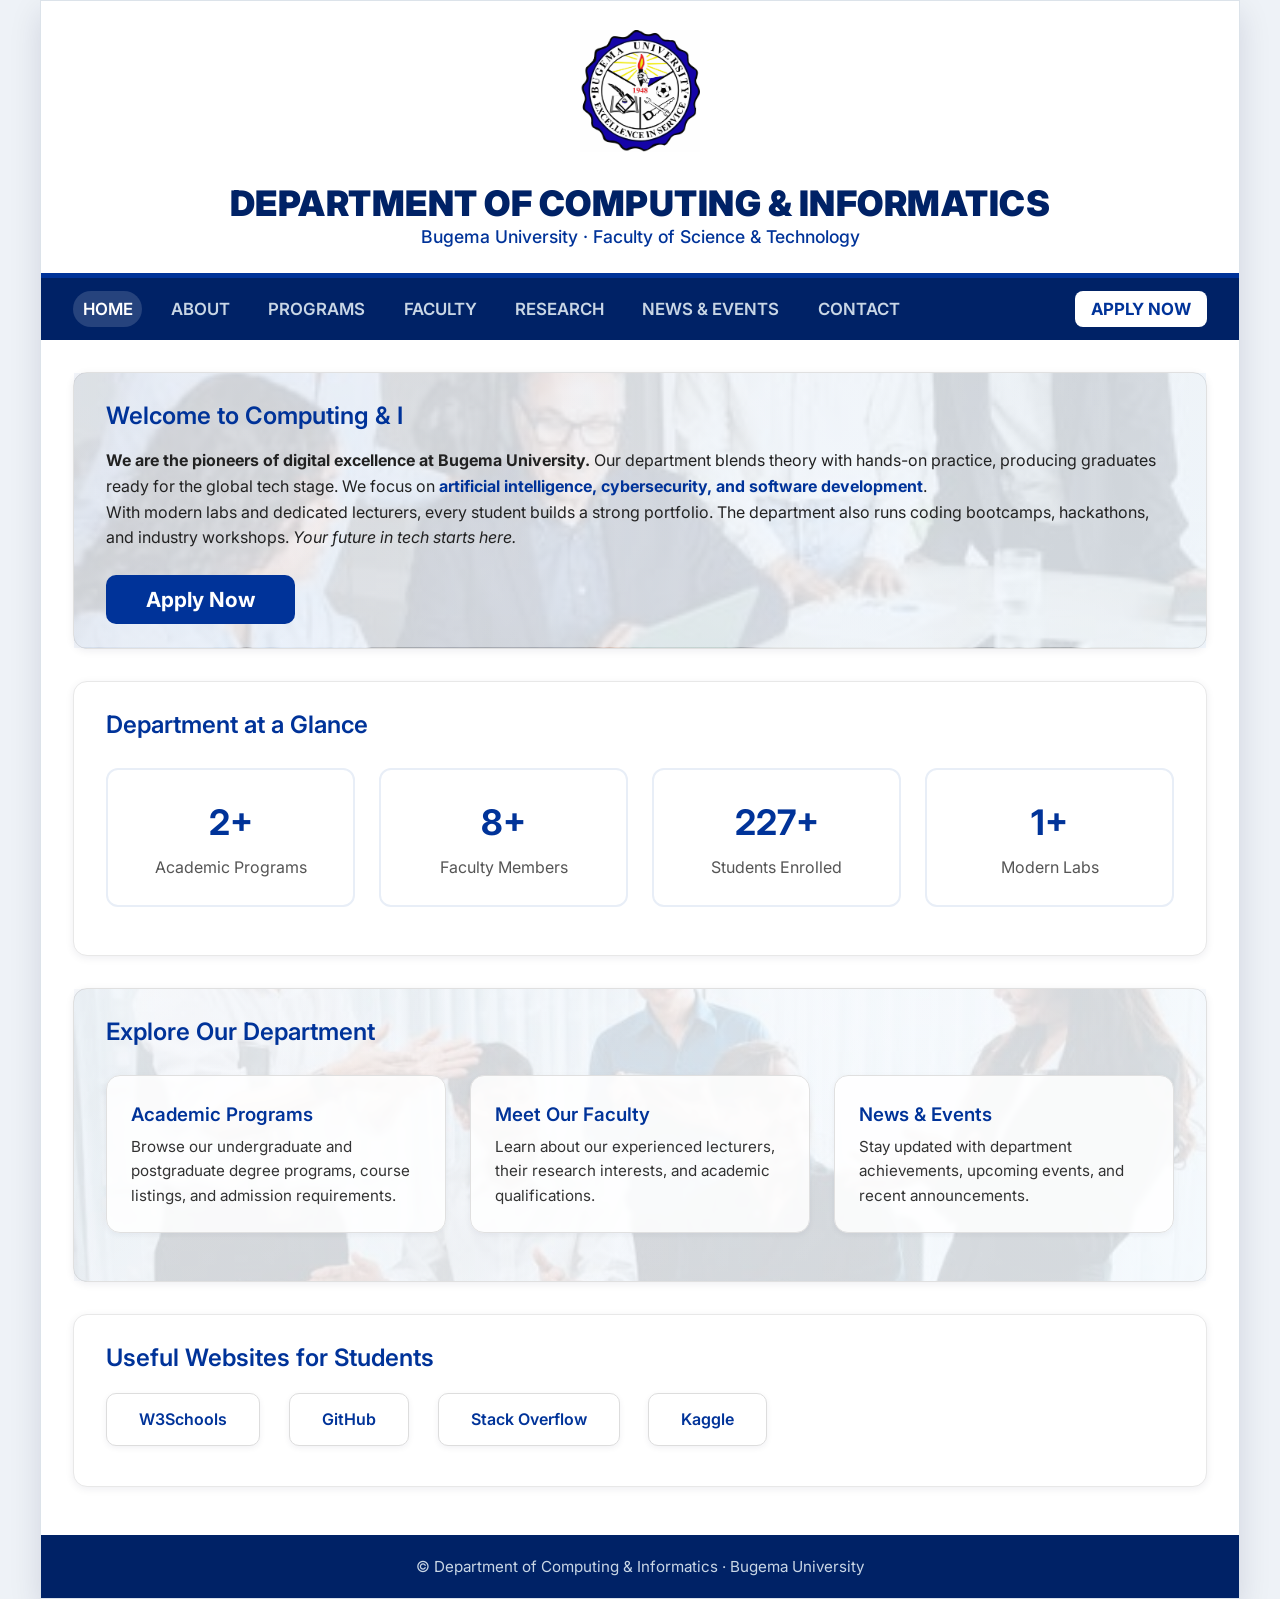
<file: index.html>
<!DOCTYPE html>
<html lang="en">

<head>
    <meta charset="UTF-8">
    <meta name="viewport" content="width=device-width, initial-scale=1.0">
    <title>Bugema Univ. | Computing & Informatics</title>
    <link rel="preconnect" href="https://fonts.googleapis.com">
    <link rel="preconnect" href="https://fonts.gstatic.com" crossorigin>
    <link href="https://fonts.googleapis.com/css2?family=Inter:wght@400;500;600;700;800;900&display=swap" rel="stylesheet">
    <link rel="stylesheet" href="css/styles.css">
</head>

<body>
    <a href="#main-content" class="skip-link">Skip to main content</a>

    <div class="container">

        <!-- header -->
        <header class="header">
            <div class="logo-place"><img src="images/Picture1.jpg" alt="Bugema University Logo" width="120"></div>
            <div>
                <div class="dept-title">DEPARTMENT OF COMPUTING & INFORMATICS</div>
                <div class="dept-sub">Bugema University · Faculty of Science & Technology</div>
            </div>
        </header>

        <!-- mobile menu button -->
        <button class="hamburger" aria-label="Toggle navigation menu" aria-expanded="false">MENU</button>

        <!-- navigation -->
        <nav class="nav-bar" aria-label="Main navigation">
            <a href="index.html">HOME</a>
            <a href="about.html">ABOUT</a>
            <a href="programs.html">PROGRAMS</a>
            <a href="faculty.html">FACULTY</a>
            <a href="research.html">RESEARCH</a>
            <a href="news.html">NEWS & EVENTS</a>
            <a href="contact.html">CONTACT</a>
            <a href="apply.html" class="nav-apply">APPLY NOW</a>
        </nav>

        <!-- main content -->
        <main class="main-content" id="main-content">

            <!-- welcome -->
            <section class="card welcome-section">
                <h1>Welcome to Computing & Informatics</h1>
                <p><strong>We are the pioneers of digital excellence at Bugema University.</strong> Our department
                    blends theory with hands-on practice, producing graduates ready for the global tech stage. We focus
                    on <span style="color:#003399; font-weight:bold;">artificial intelligence, cybersecurity, and
                        software development</span>.</p>
                <p>With modern labs and dedicated lecturers, every student builds a strong portfolio. The department
                    also runs coding bootcamps, hackathons, and industry workshops. <em>Your future in tech starts
                        here.</em></p>
                <div style="margin-top:1.5rem;">
                    <a href="apply.html" style="text-decoration:none;">
                        <button type="button">Apply Now</button>
                    </a>
                </div>
            </section>

            <!-- department highlights -->
            <section class="card">
                <h2>Department at a Glance</h2>
                <div class="highlights-row">
                    <div class="highlight-card">
                        <a href="programs.html" class="highlight-link">
                            <div class="stat">5+</div>
                            <div class="stat-label">Academic Programs</div>
                        </a>
                    </div>
                    <div class="highlight-card">
                        <a href="faculty.html" class="highlight-link">
                            <div class="stat">15+</div>
                            <div class="stat-label">Faculty Members</div>
                        </a>
                    </div>
                    <div class="highlight-card">
                        <a href="about.html#student-profiles" class="highlight-link">
                            <div class="stat">400+</div>
                            <div class="stat-label">Students Enrolled</div>
                        </a>
                    </div>
                    <div class="highlight-card">
                        <div class="stat">3</div>
                        <div class="stat-label">Modern Labs</div>
                    </div>
                </div>
            </section>

            <!-- quick navigation -->
            <section class="card explore-section">
                <h2>Explore Our Department</h2>
                <div class="quick-nav">
                    <a href="programs.html" class="quick-nav-card">
                        <h3>Academic Programs</h3>
                        <p>Browse our undergraduate and postgraduate degree programs, course listings, and admission requirements.</p>
                    </a>
                    <a href="faculty.html" class="quick-nav-card">
                        <h3>Meet Our Faculty</h3>
                        <p>Learn about our experienced lecturers, their research interests, and academic qualifications.</p>
                    </a>
                    <a href="news.html" class="quick-nav-card">
                        <h3>News & Events</h3>
                        <p>Stay updated with department achievements, upcoming events, and recent announcements.</p>
                    </a>
                </div>
            </section>

            <!-- useful links -->
            <section class="card">
                <h2>Useful Websites for Students</h2>
                <div class="links-grid">
                    <div class="link-card"><a href="https://www.w3schools.com" target="_blank">W3Schools</a></div>
                    <div class="link-card"><a href="https://github.com" target="_blank">GitHub</a></div>
                    <div class="link-card"><a href="https://stackoverflow.com" target="_blank">Stack Overflow</a></div>
                    <div class="link-card"><a href="https://www.kaggle.com" target="_blank">Kaggle</a></div>
                </div>
            </section>

        </main>

        <footer role="contentinfo">
            &copy; Department of Computing & Informatics &middot; Bugema University
        </footer>
    </div>

    <script src="js/main.js"></script>
</body>

</html>
</file>
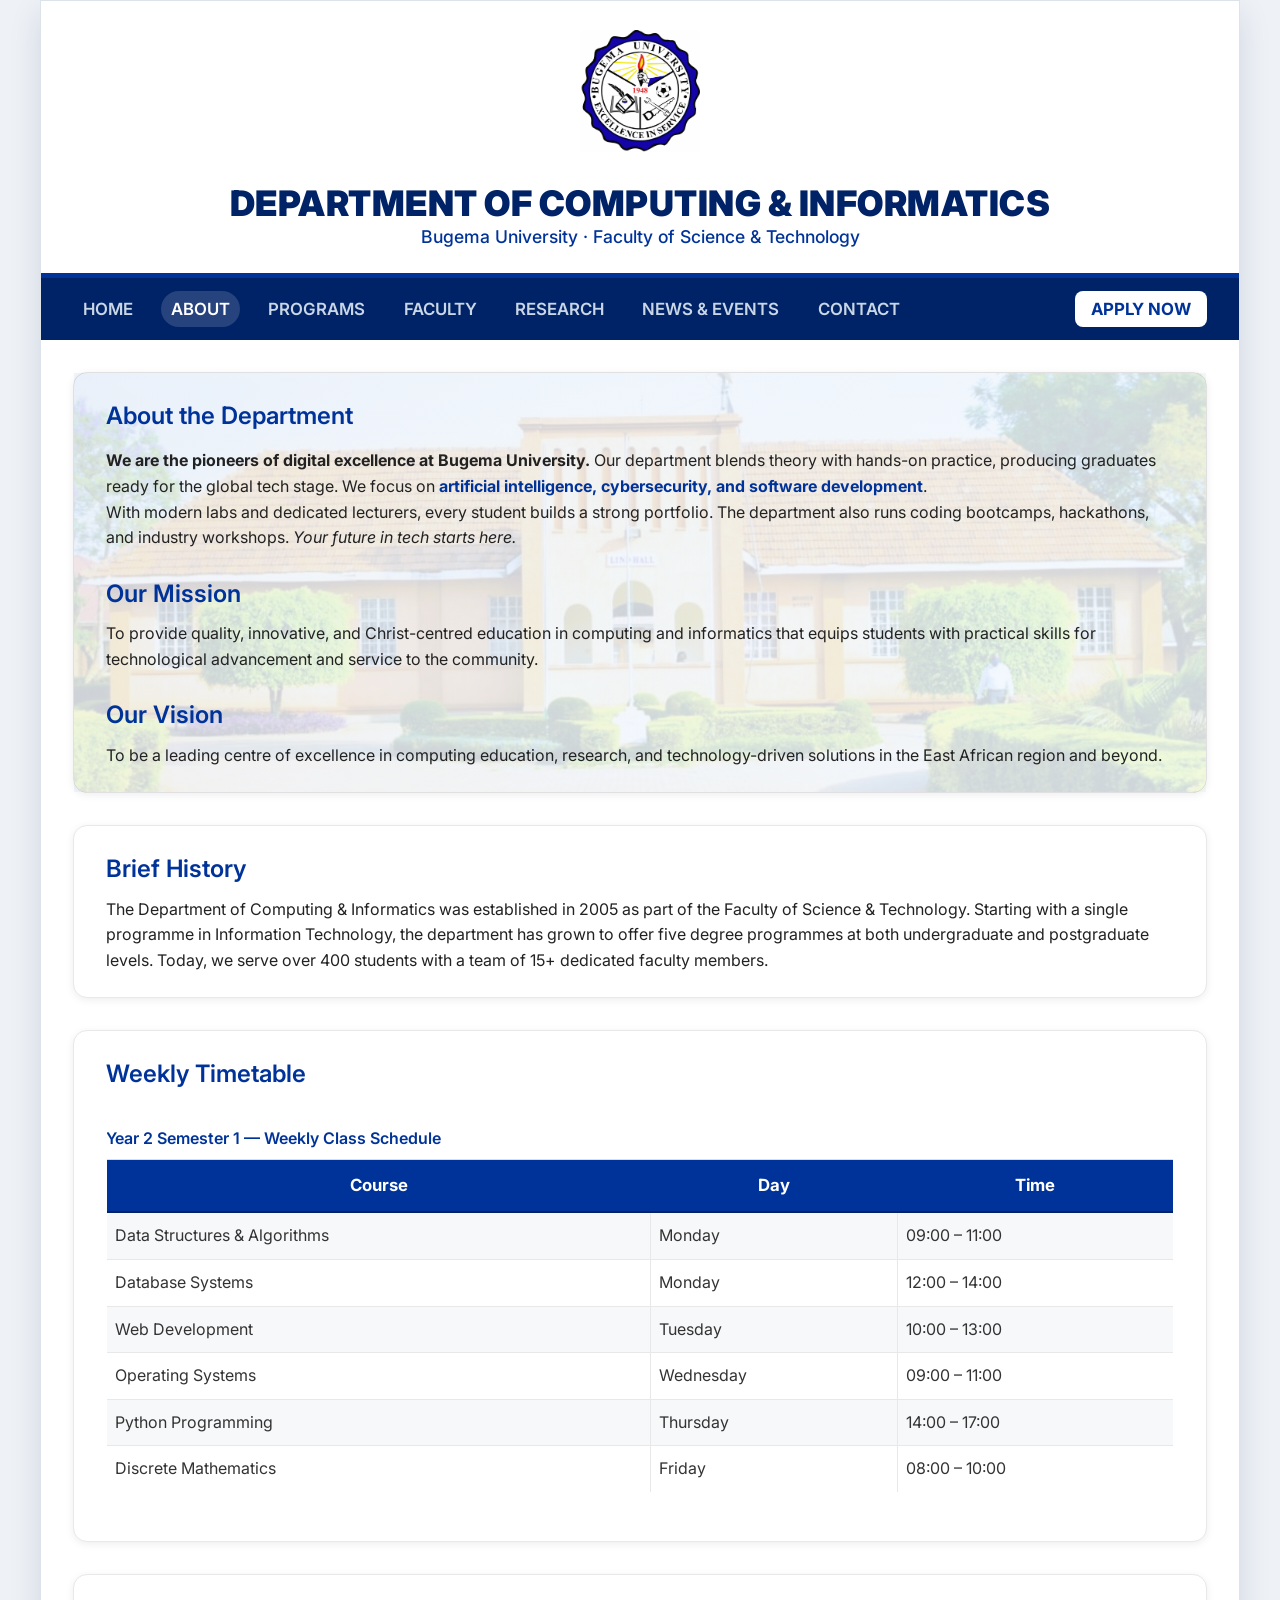
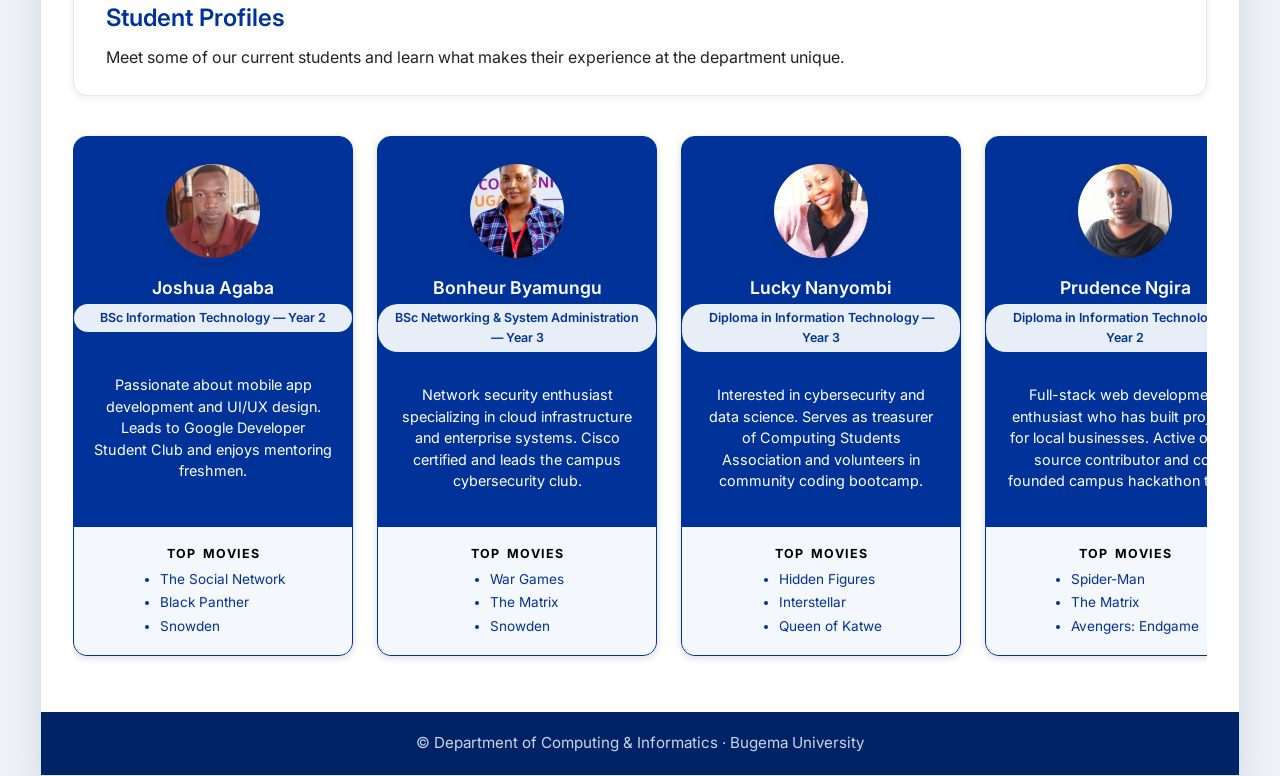
<file: about.html>
<!DOCTYPE html>
<html lang="en">

<head>
    <meta charset="UTF-8">
    <meta name="viewport" content="width=device-width, initial-scale=1.0">
    <title>About | Computing & Informatics</title>
    <link rel="preconnect" href="https://fonts.googleapis.com">
    <link rel="preconnect" href="https://fonts.gstatic.com" crossorigin>
    <link href="https://fonts.googleapis.com/css2?family=Inter:wght@400;500;600;700;800;900&display=swap" rel="stylesheet">
    <link rel="stylesheet" href="css/styles.css">
</head>

<body>
    <a href="#main-content" class="skip-link">Skip to main content</a>

    <div class="container">

        <header class="header">
            <div class="logo-place"><img src="images/Picture1.jpg" alt="Bugema University Logo" width="120"></div>
            <div>
                <div class="dept-title">DEPARTMENT OF COMPUTING & INFORMATICS</div>
                <div class="dept-sub">Bugema University · Faculty of Science & Technology</div>
            </div>
        </header>

        <button class="hamburger" aria-label="Toggle navigation menu" aria-expanded="false">MENU</button>

        <nav class="nav-bar" aria-label="Main navigation">
            <a href="index.html">HOME</a>
            <a href="about.html">ABOUT</a>
            <a href="programs.html">PROGRAMS</a>
            <a href="faculty.html">FACULTY</a>
            <a href="research.html">RESEARCH</a>
            <a href="news.html">NEWS & EVENTS</a>
            <a href="contact.html">CONTACT</a>
            <a href="apply.html" class="nav-apply">APPLY NOW</a>
        </nav>

        <main class="main-content" id="main-content">

            <!-- mission & vision -->
            <section class="card about-department-section">
                <h1>About the Department</h1>
                <p><strong>We are the pioneers of digital excellence at Bugema University.</strong> Our department
                    blends theory with hands-on practice, producing graduates ready for the global tech stage. We focus
                    on <span style="color:#003399; font-weight:bold;">artificial intelligence, cybersecurity, and
                        software development</span>.</p>
                <p>With modern labs and dedicated lecturers, every student builds a strong portfolio. The department
                    also runs coding bootcamps, hackathons, and industry workshops. <em>Your future in tech starts
                        here.</em></p>

                <h2 style="margin-top:1.5rem;">Our Mission</h2>
                <p>To provide quality, innovative, and Christ-centred education in computing and informatics that equips
                    students with practical skills for technological advancement and service to the community.</p>

                <h2 style="margin-top:1.5rem;">Our Vision</h2>
                <p>To be a leading centre of excellence in computing education, research, and technology-driven
                    solutions in the East African region and beyond.</p>
            </section>

            <!-- department history -->
            <section class="card">
                <h2>Brief History</h2>
                <p>The Department of Computing & Informatics was established in 2005 as part of the Faculty of Science
                    & Technology. Starting with a single programme in Information Technology, the department has grown
                    to offer five degree programmes at both undergraduate and postgraduate levels. Today, we serve over
                    400 students with a team of 15+ dedicated faculty members.</p>
            </section>

            <!-- timetable -->
            <section class="card">
                <h2>Weekly Timetable</h2>
                <div class="table-wrap">
                    <table class="timetable">
                        <caption>Year 2 Semester 1 — Weekly Class Schedule</caption>
                        <tr>
                            <th>Course</th>
                            <th>Day</th>
                            <th>Time</th>
                        </tr>
                        <tr>
                            <td>Data Structures & Algorithms</td>
                            <td>Monday</td>
                            <td>09:00 – 11:00</td>
                        </tr>
                        <tr>
                            <td>Database Systems</td>
                            <td>Monday</td>
                            <td>12:00 – 14:00</td>
                        </tr>
                        <tr>
                            <td>Web Development</td>
                            <td>Tuesday</td>
                            <td>10:00 – 13:00</td>
                        </tr>
                        <tr>
                            <td>Operating Systems</td>
                            <td>Wednesday</td>
                            <td>09:00 – 11:00</td>
                        </tr>
                        <tr>
                            <td>Python Programming</td>
                            <td>Thursday</td>
                            <td>14:00 – 17:00</td>
                        </tr>
                        <tr>
                            <td>Discrete Mathematics</td>
                            <td>Friday</td>
                            <td>08:00 – 10:00</td>
                        </tr>
                    </table>
                </div>
            </section>

            <!-- student profiles -->
            <section class="card" id="student-profiles">
                <h2>Student Profiles</h2>
                <p>Meet some of our current students and learn what makes their experience at the department unique.</p>
            </section>

            <div class="profile-scroll-wrapper">
            <div class="profile-scroll">

                <!-- Student 1: Joshua Agaba -->
                <div class="profile-card">
                    <img src="images/me.jpg" alt="Photo of Joshua Agaba" class="profile-photo">
                    <h3>Joshua Agaba</h3>
                    <div class="programme-badge">BSc Information Technology — Year 2</div>
                    <p class="profile-bio student-bio">Passionate about mobile app development and UI/UX design. Leads to Google Developer Student Club and enjoys mentoring freshmen.</p>
                    <div class="favourites-row">
                        <div class="fav-col">
                            <h4>Top Movies</h4>
                            <ul><li>The Social Network</li><li>Black Panther</li><li>Snowden</li></ul>
                        </div>
                    </div>
                </div>

                <!-- Student 2: Bonheur Byamungu -->
                <div class="profile-card">
                    <img src="images/happy.jpg" alt="Photo of Bonheur Byamungu" class="profile-photo">
                    <h3>Bonheur Byamungu</h3>
                    <div class="programme-badge">BSc Networking & System Administration — Year 3</div>
                    <p class="profile-bio student-bio">Network security enthusiast specializing in cloud infrastructure and enterprise systems. Cisco certified and leads the campus cybersecurity club.</p>
                    <div class="favourites-row">
                        <div class="fav-col">
                            <h4>Top Movies</h4>
                            <ul><li>War Games</li><li>The Matrix</li><li>Snowden</li></ul>
                        </div>
                    </div>
                </div>

                <!-- Student 3: Lucky Nanyombi -->
                <div class="profile-card">
                    <img src="images/lucky.jpg" alt="Photo of Lucky Nanyombi" class="profile-photo">
                    <h3>Lucky Nanyombi</h3>
                    <div class="programme-badge">Diploma in Information Technology — Year 3</div>
                    <p class="profile-bio student-bio">Interested in cybersecurity and data science. Serves as treasurer of Computing Students Association and volunteers in community coding bootcamp.</p>
                    <div class="favourites-row">
                        <div class="fav-col">
                            <h4>Top Movies</h4>
                            <ul><li>Hidden Figures</li><li>Interstellar</li><li>Queen of Katwe</li></ul>
                        </div>
                    </div>
                </div>

                <!-- Student 4: Prudence Ngira -->
                <div class="profile-card">
                    <img src="images/prudy.jpg" alt="Photo of Prudence Ngira" class="profile-photo">
                    <h3>Prudence Ngira</h3>
                    <div class="programme-badge">Diploma in Information Technology — Year 2</div>
                    <p class="profile-bio student-bio">Full-stack web development enthusiast who has built projects for local businesses. Active open-source contributor and co-founded campus hackathon team.</p>
                    <div class="favourites-row">
                        <div class="fav-col">
                            <h4>Top Movies</h4>
                            <ul><li>Spider-Man</li><li>The Matrix</li><li>Avengers: Endgame</li></ul>
                        </div>
                    </div>
                </div>

            </div>
            </div>

        </main>

        <footer role="contentinfo">
            &copy; Department of Computing & Informatics &middot; Bugema University
        </footer>
    </div>

    <script src="js/main.js"></script>
</body>

</html>
</file>
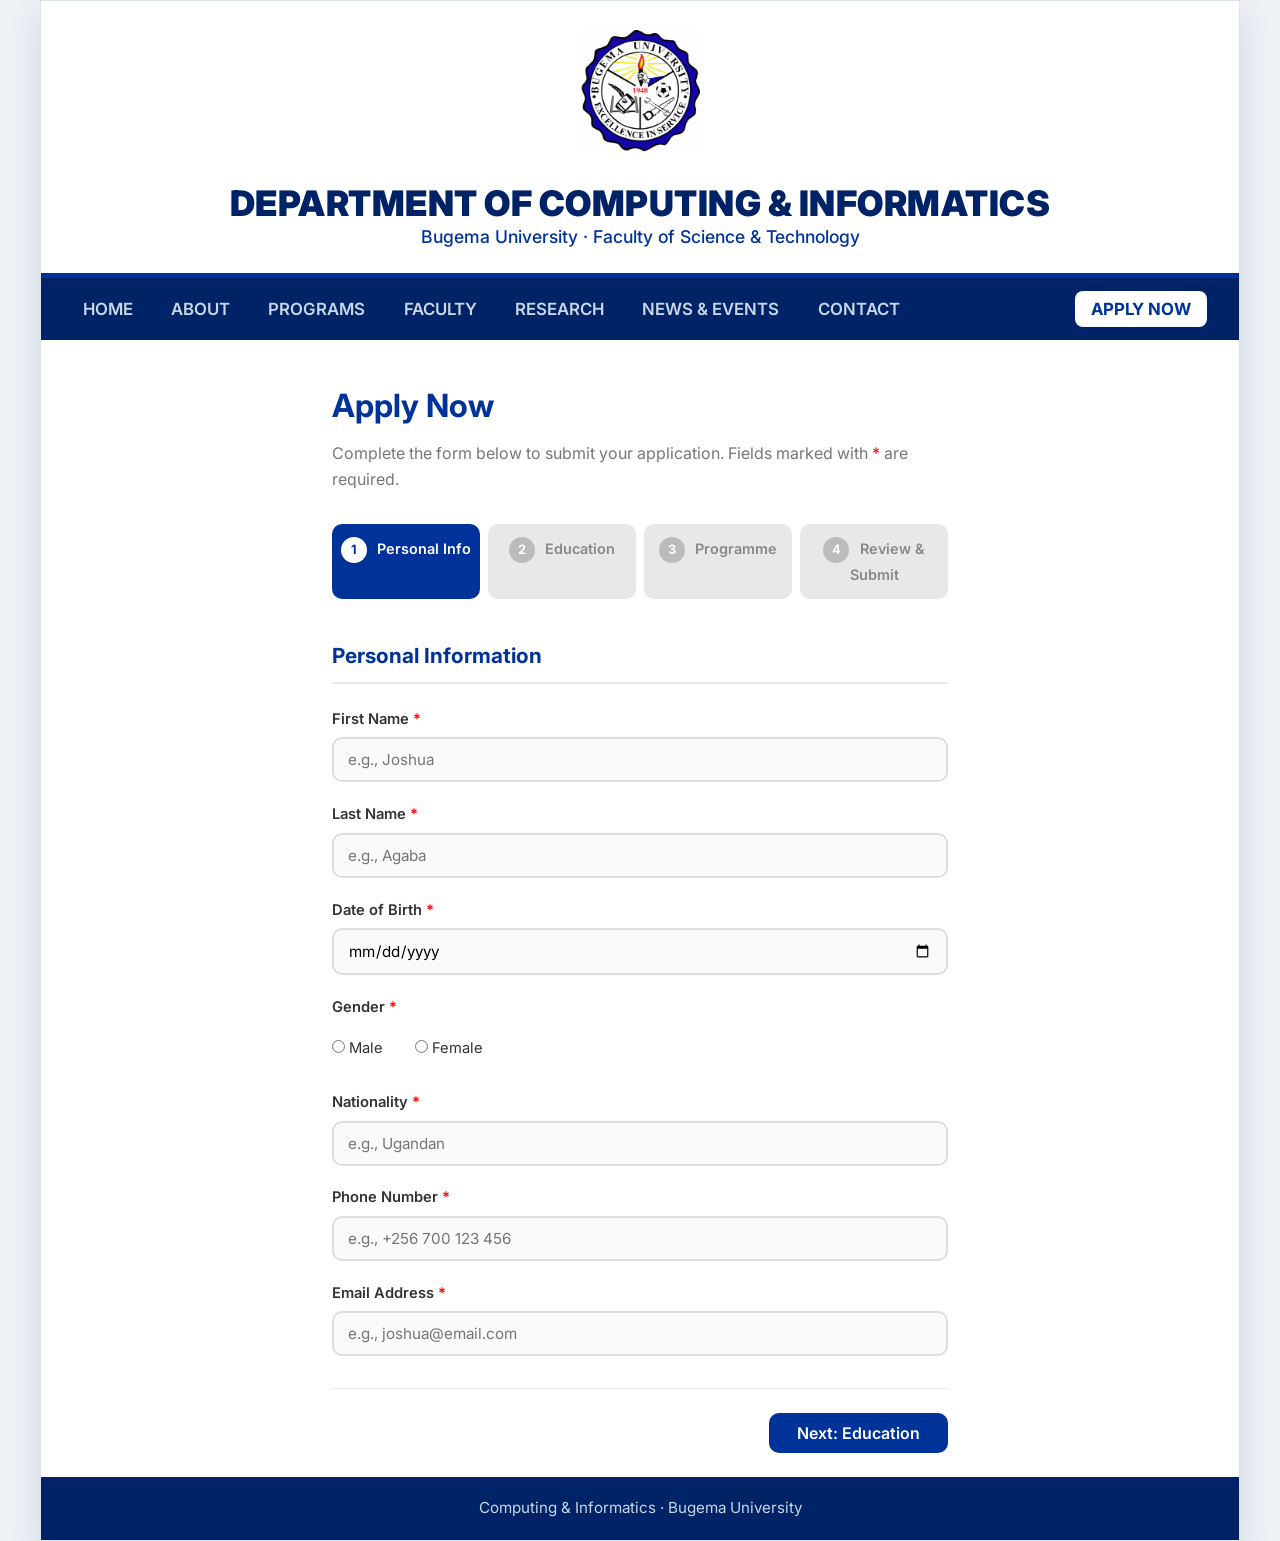
<file: apply.html>
<!DOCTYPE html>
<html lang="en">

<head>
    <meta charset="UTF-8">
    <meta name="viewport" content="width=device-width, initial-scale=1.0">
    <title>Apply Now | Computing & Informatics</title>
    <link rel="preconnect" href="https://fonts.googleapis.com">
    <link rel="preconnect" href="https://fonts.gstatic.com" crossorigin>
    <link href="https://fonts.googleapis.com/css2?family=Inter:wght@400;500;600;700;800;900&display=swap" rel="stylesheet">
    <link rel="stylesheet" href="css/styles.css">
</head>

<body>
    <a href="#main-content" class="skip-link">Skip to main content</a>

    <div class="container">

        <header class="header">
            <div class="logo-place"><img src="images/Picture1.jpg" alt="Bugema University Logo" width="120"></div>
            <div>
                <div class="dept-title">DEPARTMENT OF COMPUTING & INFORMATICS</div>
                <div class="dept-sub">Bugema University · Faculty of Science & Technology</div>
            </div>
        </header>

        <button class="hamburger" aria-label="Toggle navigation menu" aria-expanded="false">MENU</button>

        <nav class="nav-bar" aria-label="Main navigation">
            <a href="index.html">HOME</a>
            <a href="about.html">ABOUT</a>
            <a href="programs.html">PROGRAMS</a>
            <a href="faculty.html">FACULTY</a>
            <a href="research.html">RESEARCH</a>
            <a href="news.html">NEWS & EVENTS</a>
            <a href="contact.html">CONTACT</a>
            <a href="apply.html" class="nav-apply">APPLY NOW</a>
        </nav>

        <main class="apply-page" id="main-content">

            <h1 class="apply-title">Apply Now</h1>
            <p class="apply-subtitle">Complete the form below to submit your application. Fields marked with <span style="color:red;">*</span> are required.</p>

            <!-- progress steps -->
            <div class="steps-bar">
                <div class="step active" data-step="1"><span class="step-num">1</span> Personal Info</div>
                <div class="step" data-step="2"><span class="step-num">2</span> Education</div>
                <div class="step" data-step="3"><span class="step-num">3</span> Programme</div>
                <div class="step" data-step="4"><span class="step-num">4</span> Review & Submit</div>
            </div>

            <form id="apply-form" novalidate>

                <!-- STEP 1: Personal Information -->
                <section class="form-step active" id="step-1">
                    <h2 class="step-heading">Personal Information</h2>

                    <div class="form-group">
                        <label for="first-name">First Name <span style="color:red;">*</span></label>
                        <input type="text" id="first-name" placeholder="e.g., Joshua" required>
                    </div>
                    <div class="form-group">
                        <label for="last-name">Last Name <span style="color:red;">*</span></label>
                        <input type="text" id="last-name" placeholder="e.g., Agaba" required>
                    </div>
                    <div class="form-group">
                        <label for="dob">Date of Birth <span style="color:red;">*</span></label>
                        <input type="date" id="dob" required>
                    </div>
                    <div class="form-group">
                        <label>Gender <span style="color:red;">*</span></label>
                        <div class="apply-radio-group">
                            <span><input type="radio" name="gender" value="male" id="g-m" required> <label for="g-m">Male</label></span>
                            <span><input type="radio" name="gender" value="female" id="g-f"> <label for="g-f">Female</label></span>
                        </div>
                    </div>
                    <div class="form-group">
                        <label for="nationality">Nationality <span style="color:red;">*</span></label>
                        <input type="text" id="nationality" placeholder="e.g., Ugandan" required>
                    </div>
                    <div class="form-group">
                        <label for="phone">Phone Number <span style="color:red;">*</span></label>
                        <input type="text" id="phone" placeholder="e.g., +256 700 123 456" required>
                    </div>
                    <div class="form-group">
                        <label for="app-email">Email Address <span style="color:red;">*</span></label>
                        <input type="email" id="app-email" placeholder="e.g., joshua@email.com" required>
                    </div>

                    <div class="form-nav">
                        <span></span>
                        <button type="button" class="btn-next" data-next="2">Next: Education</button>
                    </div>
                </section>

                <!-- STEP 2: Education Background -->
                <section class="form-step" id="step-2">
                    <h2 class="step-heading">Education Background</h2>

                    <div class="form-group">
                        <label for="school">Secondary School Attended <span style="color:red;">*</span></label>
                        <input type="text" id="school" placeholder="e.g., Kampala High School" required>
                    </div>
                    <div class="form-group">
                        <label for="uce-year">Year of UCE (O-Level) <span style="color:red;">*</span></label>
                        <input type="text" id="uce-year" placeholder="e.g., 2022" required>
                    </div>
                    <div class="form-group">
                        <label for="uce-points">UCE Aggregate Points <span style="color:red;">*</span></label>
                        <input type="text" id="uce-points" placeholder="e.g., 28" required>
                    </div>
                    <div class="form-group">
                        <label for="uace-year">Year of UACE (A-Level)</label>
                        <input type="text" id="uace-year" placeholder="e.g., 2024">
                    </div>
                    <div class="form-group">
                        <label for="uace-points">UACE Points</label>
                        <input type="text" id="uace-points" placeholder="e.g., 12">
                    </div>
                    <div class="form-group">
                        <label for="math-grade">Mathematics Grade (O-Level or A-Level) <span style="color:red;">*</span></label>
                        <select id="math-grade" required>
                            <option value="">— Select grade —</option>
                            <option value="D1">Distinction 1 (D1)</option>
                            <option value="D2">Distinction 2 (D2)</option>
                            <option value="C3">Credit 3 (C3)</option>
                            <option value="C4">Credit 4 (C4)</option>
                            <option value="C5">Credit 5 (C5)</option>
                            <option value="C6">Credit 6 (C6)</option>
                            <option value="P7">Pass 7 (P7)</option>
                            <option value="P8">Pass 8 (P8)</option>
                            <option value="F9">Fail 9 (F9)</option>
                        </select>
                    </div>

                    <div class="form-nav">
                        <button type="button" class="btn-prev" data-prev="1">Back</button>
                        <button type="button" class="btn-next" data-next="3">Next: Programme</button>
                    </div>
                </section>

                <!-- STEP 3: Programme Selection -->
                <section class="form-step" id="step-3">
                    <h2 class="step-heading">Programme Selection</h2>

                    <div class="form-group">
                        <label for="level">Study Level <span style="color:red;">*</span></label>
                        <select id="level" required>
                            <option value="">— Select level —</option>
                            <option value="undergraduate">Undergraduate (Bachelor's)</option>
                            <option value="postgraduate">Postgraduate (Master's)</option>
                        </select>
                    </div>
                    <div class="form-group">
                        <label for="programme">Preferred Programme <span style="color:red;">*</span></label>
                        <select id="programme" required>
                            <option value="">— Select programme —</option>
                            <optgroup label="Undergraduate">
                                <option value="BSc Computer Science">BSc Computer Science</option>
                                <option value="BSc Information Technology">BSc Information Technology</option>
                                <option value="BSc Software Engineering">BSc Software Engineering</option>
                            </optgroup>
                            <optgroup label="Postgraduate">
                                <option value="MSc Computer Science">MSc Computer Science</option>
                                <option value="MSc Information Systems">MSc Information Systems</option>
                            </optgroup>
                        </select>
                    </div>
                    <div class="form-group">
                        <label for="intake">Preferred Intake <span style="color:red;">*</span></label>
                        <select id="intake" required>
                            <option value="">— Select intake —</option>
                            <option value="August 2026">August 2026 (Semester 1)</option>
                            <option value="January 2027">January 2027 (Semester 2)</option>
                        </select>
                    </div>
                    <div class="form-group">
                        <label for="sponsor">How will you fund your studies? <span style="color:red;">*</span></label>
                        <select id="sponsor" required>
                            <option value="">— Select —</option>
                            <option value="Self-sponsored">Self-sponsored</option>
                            <option value="Government scholarship">Government scholarship</option>
                            <option value="Private scholarship">Private scholarship</option>
                            <option value="Family/Guardian">Family / Guardian</option>
                            <option value="Other">Other</option>
                        </select>
                    </div>
                    <div class="form-group">
                        <label for="motivation">Why do you want to study this programme? <span style="color:red;">*</span></label>
                        <textarea id="motivation" rows="4" placeholder="Tell us briefly why you chose this programme and what you hope to achieve..." required></textarea>
                    </div>

                    <div class="form-nav">
                        <button type="button" class="btn-prev" data-prev="2">Back</button>
                        <button type="button" class="btn-next" data-next="4">Next: Review</button>
                    </div>
                </section>

                <!-- STEP 4: Review & Submit -->
                <section class="form-step" id="step-4">
                    <h2 class="step-heading">Review Your Application</h2>
                    <p style="margin-bottom:1.2rem; color:#555;">Please review your details below. Click <strong>Back</strong> to make changes, or <strong>Apply Now</strong> to submit.</p>

                    <div class="review-section">
                        <h3>Personal Information</h3>
                        <div class="review-grid" id="review-personal"></div>
                    </div>

                    <div class="review-section">
                        <h3>Education Background</h3>
                        <div class="review-grid" id="review-education"></div>
                    </div>

                    <div class="review-section">
                        <h3>Programme Selection</h3>
                        <div class="review-grid" id="review-programme"></div>
                    </div>

                    <div class="form-group" style="margin-top:1.5rem;">
                        <label style="display:flex; align-items:center; gap:0.5rem; color:#333; cursor:pointer;">
                            <input type="checkbox" id="confirm-check" required>
                            I confirm that all information provided is accurate and complete. <span style="color:red;">*</span>
                        </label>
                    </div>

                    <div class="form-nav">
                        <button type="button" class="btn-prev" data-prev="3">Back</button>
                        <button type="submit" class="btn-apply">Apply Now</button>
                    </div>
                </section>

            </form>

            <!-- success modal -->
            <div class="modal-overlay" id="success-modal">
                <div class="modal-box">
                    <div class="modal-icon">&#10003;</div>
                    <h2>Application Submitted!</h2>
                    <p>Thank you for applying to the <strong>Department of Computing & Informatics</strong> at Bugema University.</p>
                    <p>A confirmation email has been sent to your email address. Please check your inbox (and spam folder) for further instructions, including:</p>
                    <ul style="text-align:left; margin:1rem auto; max-width:380px;">
                        <li>Your application reference number</li>
                        <li>Required documents to upload</li>
                        <li>Next steps and interview schedule</li>
                    </ul>
                    <p style="font-size:0.9rem; color:#555;">If you don't receive an email within 24 hours, contact us at <strong>admissions@bugemauniv.ac.ug</strong></p>
                    <a href="index.html" style="text-decoration:none;"><button type="button" style="margin-top:1rem;">Back to Home</button></a>
                </div>
            </div>

        </main>

        <footer role="contentinfo">
            <span>Computing & Informatics &middot; Bugema University</span>
        </footer>
    </div>

    <script src="js/main.js"></script>
</body>

</html>
</file>
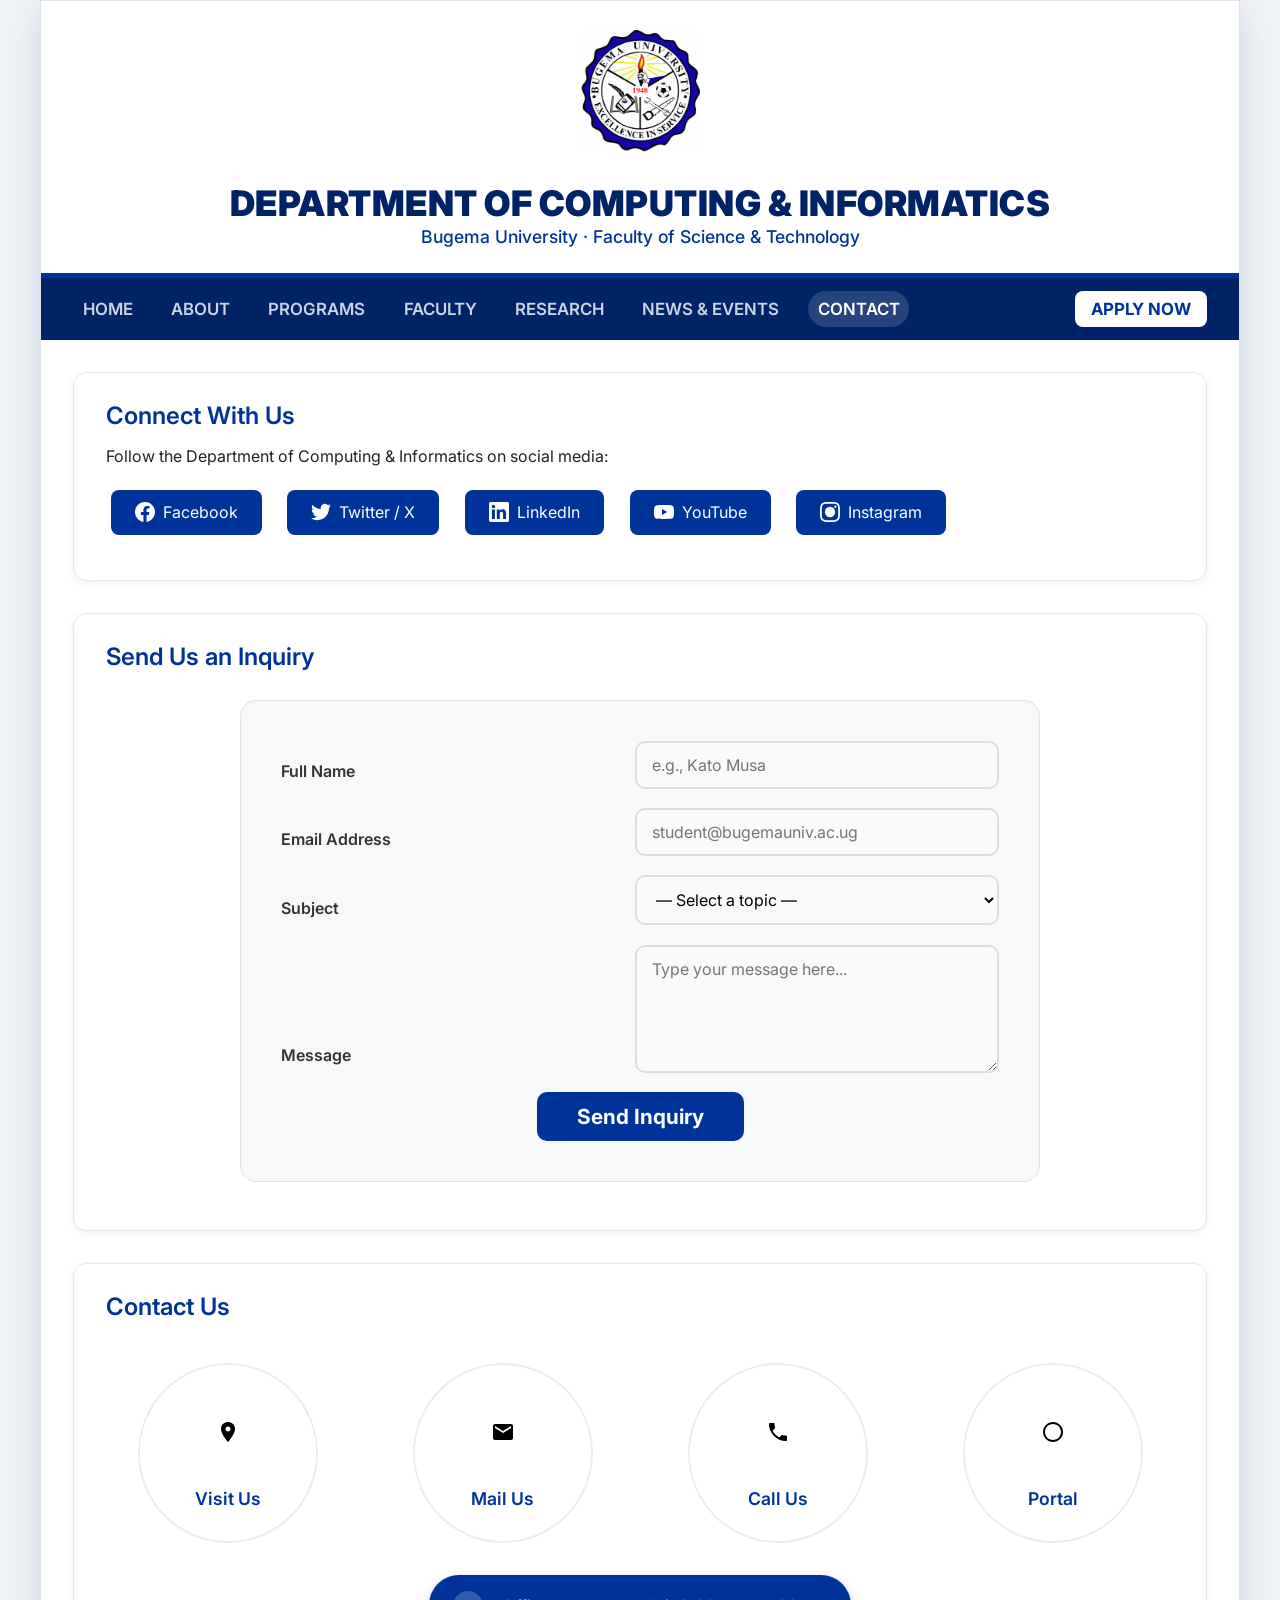
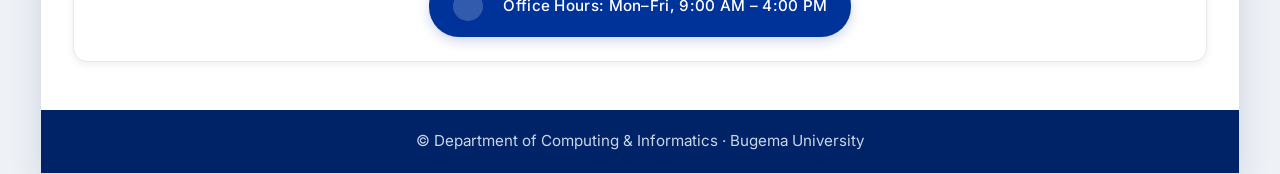
<file: contact.html>
<!DOCTYPE html>
<html lang="en">

<head>
    <meta charset="UTF-8">
    <meta name="viewport" content="width=device-width, initial-scale=1.0">
    <title>Contact | Computing & Informatics</title>
    <link rel="preconnect" href="https://fonts.googleapis.com">
    <link rel="preconnect" href="https://fonts.gstatic.com" crossorigin>
    <link href="https://fonts.googleapis.com/css2?family=Inter:wght@400;500;600;700;800;900&display=swap" rel="stylesheet">
    <link rel="stylesheet" href="css/styles.css">
</head>

<body>
    <a href="#main-content" class="skip-link">Skip to main content</a>

    <div class="container">

        <header class="header">
            <div class="logo-place"><img src="images/Picture1.jpg" alt="Bugema University Logo" width="120"></div>
            <div>
                <div class="dept-title">DEPARTMENT OF COMPUTING & INFORMATICS</div>
                <div class="dept-sub">Bugema University · Faculty of Science & Technology</div>
            </div>
        </header>

        <button class="hamburger" aria-label="Toggle navigation menu" aria-expanded="false">MENU</button>

        <nav class="nav-bar" aria-label="Main navigation">
            <a href="index.html">HOME</a>
            <a href="about.html">ABOUT</a>
            <a href="programs.html">PROGRAMS</a>
            <a href="faculty.html">FACULTY</a>
            <a href="research.html">RESEARCH</a>
            <a href="news.html">NEWS & EVENTS</a>
            <a href="contact.html">CONTACT</a>
            <a href="apply.html" class="nav-apply">APPLY NOW</a>
        </nav>

        <main class="main-content" id="main-content">

            <!-- social media -->
            <section class="card">
                <h2>Connect With Us</h2>
                <p>Follow the Department of Computing & Informatics on social media:</p>
                <div class="social-row">
                    <a href="https://www.facebook.com/bugemauniv.ac.ug/" target="_blank" class="social-link">
                        <span class="social-icon icon-facebook"></span>
                        Facebook
                    </a>
                    <a href="https://X.com/UnivBugema" target="_blank" class="social-link">
                        <span class="social-icon icon-twitter"></span>
                        Twitter / X
                    </a>
                    <a href="https://www.linkedin.com/school/bugema-university/" target="_blank" class="social-link">
                        <span class="social-icon icon-linkedin"></span>
                        LinkedIn
                    </a>
                    <a href="https://www.youtube.com/channel/UCS_rf3JZ95_0sTI42N2xP9Q" target="_blank" class="social-link">
                        <span class="social-icon icon-youtube"></span>
                        YouTube
                    </a>
                    <a href="https://www.instagram.com/univbugema/" target="_blank" class="social-link">
                        <span class="social-icon icon-instagram"></span>
                        Instagram
                    </a>
                </div>
            </section>

            <!-- inquiry form -->
            <section class="card">
                <h2>Send Us an Inquiry</h2>
                <div class="reg-form">
                    <form id="inquiry-form">
                        <div class="form-group">
                            <label for="inq-name">Full Name</label>
                            <input type="text" id="inq-name" placeholder="e.g., Kato Musa" required>
                        </div>
                        <div class="form-group">
                            <label for="inq-email">Email Address</label>
                            <input type="email" id="inq-email" placeholder="student@bugemauniv.ac.ug" required>
                        </div>
                        <div class="form-group">
                            <label for="inq-subject">Subject</label>
                            <select id="inq-subject" required>
                                <option value="">— Select a topic —</option>
                                <option value="general">General Inquiry</option>
                                <option value="admissions">Admissions</option>
                                <option value="research">Research Collaboration</option>
                                <option value="other">Other</option>
                            </select>
                        </div>
                        <div class="form-group">
                            <label for="inq-message">Message</label>
                            <textarea id="inq-message" placeholder="Type your message here..." rows="5" required></textarea>
                        </div>
                        <div style="text-align: center;">
                            <button type="submit">Send Inquiry</button>
                        </div>
                    </form>
                </div>
            </section>

            <!-- contact info -->
            <section class="card">
                <h1>Contact Us</h1>
                <div class="contact-grid">
                    <div class="contact-item">
                        <a href="https://maps.google.com/?q=Bugema+University+Luweero+District+Uganda" target="_blank" class="contact-item-link">
                            <div class="contact-icon icon-location"></div>
                            <div class="contact-details">
                                <h3>Visit Us</h3>
                            </div>
                        </a>
                    </div>
                    
                    <div class="contact-item">
                        <a href="mailto:computing@bugemauniv.ac.ug" class="contact-item-link">
                            <div class="contact-icon icon-email"></div>
                            <div class="contact-details">
                                <h3>Mail Us</h3>
                            </div>
                        </a>
                    </div>
                    
                    <div class="contact-item">
                        <a href="tel:+256312345678" class="contact-item-link">
                            <div class="contact-icon icon-phone"></div>
                            <div class="contact-details">
                                <h3>Call Us</h3>
                            </div>
                        </a>
                    </div>
                    
                    <div class="contact-item">
                        <a href="https://erms.bugemauniv.ac.ug/" target="_blank" class="contact-item-link">
                            <div class="contact-icon icon-portal"></div>
                            <div class="contact-details">
                                <h3>Portal</h3>
                            </div>
                        </a>
                    </div>
                </div>
                
                <div class="office-hours">
                    <div class="hours-badge">
                        <span class="hours-icon icon-clock"></span>
                        <span class="hours-text">Office Hours: Mon–Fri, 9:00 AM – 4:00 PM</span>
                    </div>
                </div>
            </section>

        </main>

        <footer role="contentinfo">
            &copy; Department of Computing & Informatics &middot; Bugema University
        </footer>
    </div>

    <script src="js/main.js"></script>
</body>

</html>
</file>
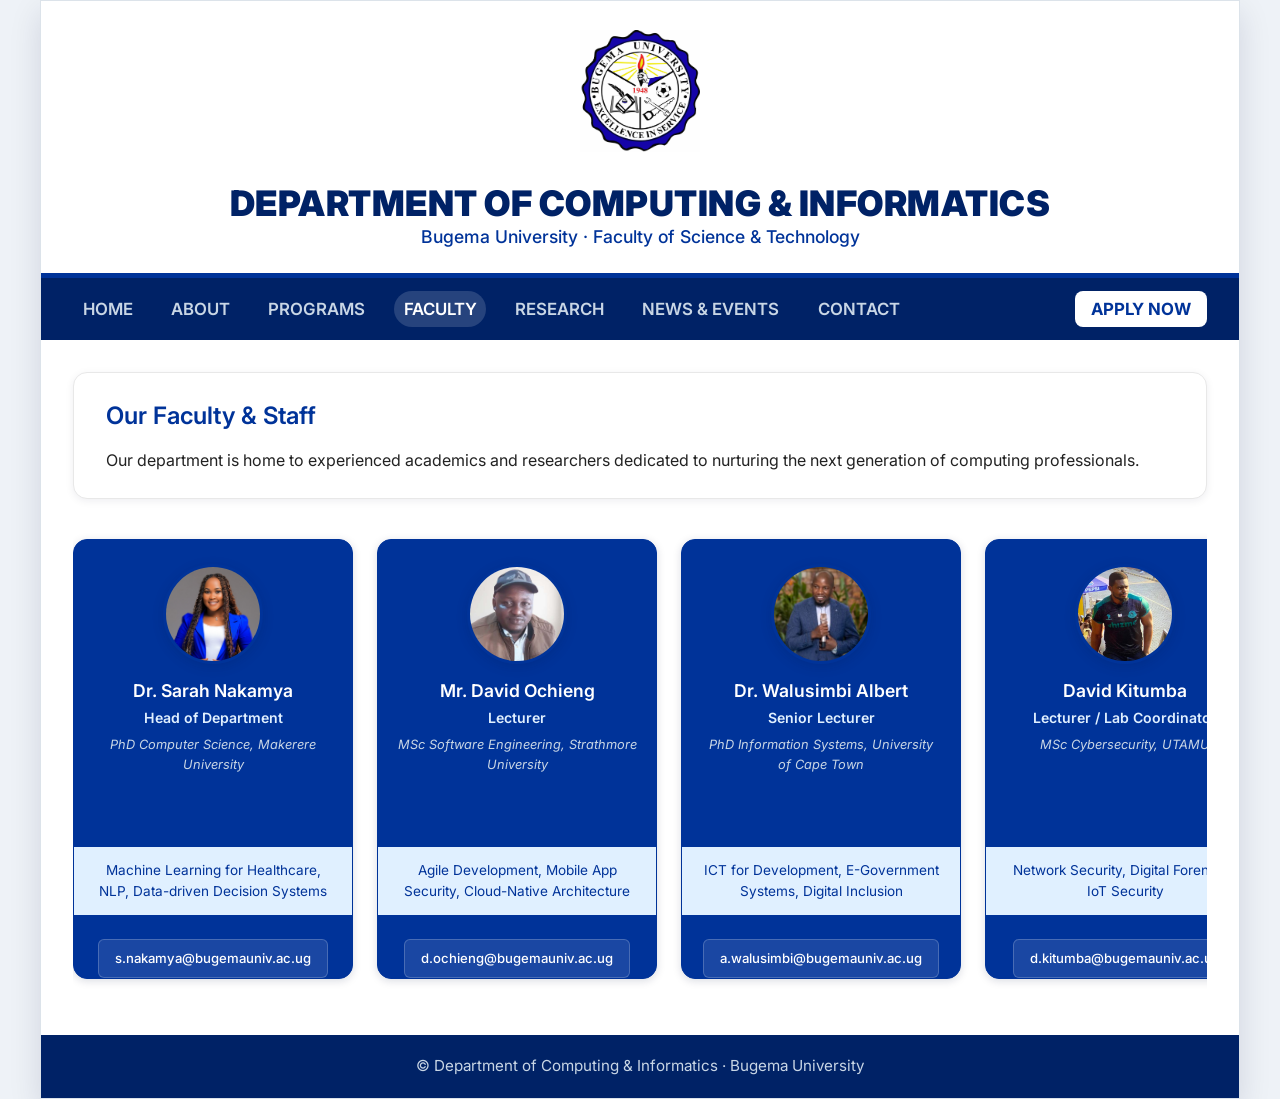
<file: faculty.html>
<!DOCTYPE html>
<html lang="en">

<head>
    <meta charset="UTF-8">
    <meta name="viewport" content="width=device-width, initial-scale=1.0">
    <title>Faculty | Computing & Informatics</title>
    <link rel="preconnect" href="https://fonts.googleapis.com">
    <link rel="preconnect" href="https://fonts.gstatic.com" crossorigin>
    <link href="https://fonts.googleapis.com/css2?family=Inter:wght@400;500;600;700;800;900&display=swap" rel="stylesheet">
    <link rel="stylesheet" href="css/styles.css">
</head>

<body>
    <a href="#main-content" class="skip-link">Skip to main content</a>

    <div class="container">

        <header class="header">
            <div class="logo-place"><img src="images/Picture1.jpg" alt="Bugema University Logo" width="120"></div>
            <div>
                <div class="dept-title">DEPARTMENT OF COMPUTING & INFORMATICS</div>
                <div class="dept-sub">Bugema University · Faculty of Science & Technology</div>
            </div>
        </header>

        <button class="hamburger" aria-label="Toggle navigation menu" aria-expanded="false">MENU</button>

        <nav class="nav-bar" aria-label="Main navigation">
            <a href="index.html">HOME</a>
            <a href="about.html">ABOUT</a>
            <a href="programs.html">PROGRAMS</a>
            <a href="faculty.html">FACULTY</a>
            <a href="research.html">RESEARCH</a>
            <a href="news.html">NEWS & EVENTS</a>
            <a href="contact.html">CONTACT</a>
            <a href="apply.html" class="nav-apply">APPLY NOW</a>
        </nav>

        <main class="main-content" id="main-content">

            <section class="card">
                <h1>Our Faculty & Staff</h1>
                <p>Our department is home to experienced academics and researchers dedicated to nurturing the next
                    generation of computing professionals.</p>
            </section>

            <div class="profile-scroll-wrapper">
            <div class="profile-scroll">

                <!-- Head of Department -->
                <div class="profile-card">
                    <img src="images/sandra.jpg" alt="Photo of Dr. Sarah Nakamya" class="profile-photo">
                    <h3>Dr. Sarah Nakamya</h3>
                    <div class="title">Head of Department</div>
                    <div class="qual">PhD Computer Science, Makerere University</div>
                    <p class="profile-bio">Machine Learning for Healthcare, NLP, Data-driven Decision Systems</p>
                    <p class="email"><a href="mailto:s.nakamya@bugemauniv.ac.ug" class="email-link">s.nakamya@bugemauniv.ac.ug</a></p>
                </div>

                <!-- Faculty member 2 -->
                <div class="profile-card">
                    <img src="images/koire.jpg" alt="Photo of Mr. David Ochieng" class="profile-photo">
                    <h3>Mr. David Ochieng</h3>
                    <div class="title">Lecturer</div>
                    <div class="qual">MSc Software Engineering, Strathmore University</div>
                    <p class="profile-bio">Agile Development, Mobile App Security, Cloud-Native Architecture</p>
                    <p class="email"><a href="mailto:d.ochieng@bugemauniv.ac.ug" class="email-link">d.ochieng@bugemauniv.ac.ug</a></p>
                </div>

                <!-- Faculty member 3 -->
                <div class="profile-card">
                    <img src="images/walu.jpg" alt="Photo of Dr. Walusimbi Albert" class="profile-photo">
                    <h3>Dr. Walusimbi Albert</h3>
                    <div class="title">Senior Lecturer</div>
                    <div class="qual">PhD Information Systems, University of Cape Town</div>
                    <p class="profile-bio">ICT for Development, E-Government Systems, Digital Inclusion</p>
                    <p class="email"><a href="mailto:a.walusimbi@bugemauniv.ac.ug" class="email-link">a.walusimbi@bugemauniv.ac.ug</a></p>
                </div>

                <!-- Faculty member 4 -->
                <div class="profile-card">
                    <img src="images/david.jpg" alt="Photo of David Kitumba" class="profile-photo">
                    <h3>David Kitumba</h3>
                    <div class="title">Lecturer / Lab Coordinator</div>
                    <div class="qual">MSc Cybersecurity, UTAMU</div>
                    <p class="profile-bio">Network Security, Digital Forensics, IoT Security</p>
                    <p class="email"><a href="mailto:d.kitumba@bugemauniv.ac.ug" class="email-link">d.kitumba@bugemauniv.ac.ug</a></p>
                </div>

                <!-- Faculty member 5 -->
                <div class="profile-card">
                    <img src="images/sandra.jpg" alt="Photo of Ms. Faith Namulondo" class="profile-photo">
                    <h3>Ms. Faith Namulondo</h3>
                    <div class="title">Assistant Lecturer</div>
                    <div class="qual">MSc Data Science, Makerere University (in progress)</div>
                    <p class="profile-bio">Data Analytics, Statistical Modelling, Python for Scientific Computing</p>
                    <p class="email"><a href="mailto:f.namulondo@bugemauniv.ac.ug" class="email-link">f.namulondo@bugemauniv.ac.ug</a></p>
                </div>

            </div>
            </div>

        </main>

        <footer role="contentinfo">
            &copy; Department of Computing & Informatics &middot; Bugema University
        </footer>
    </div>

    <script src="js/main.js"></script>
</body>

</html>
</file>
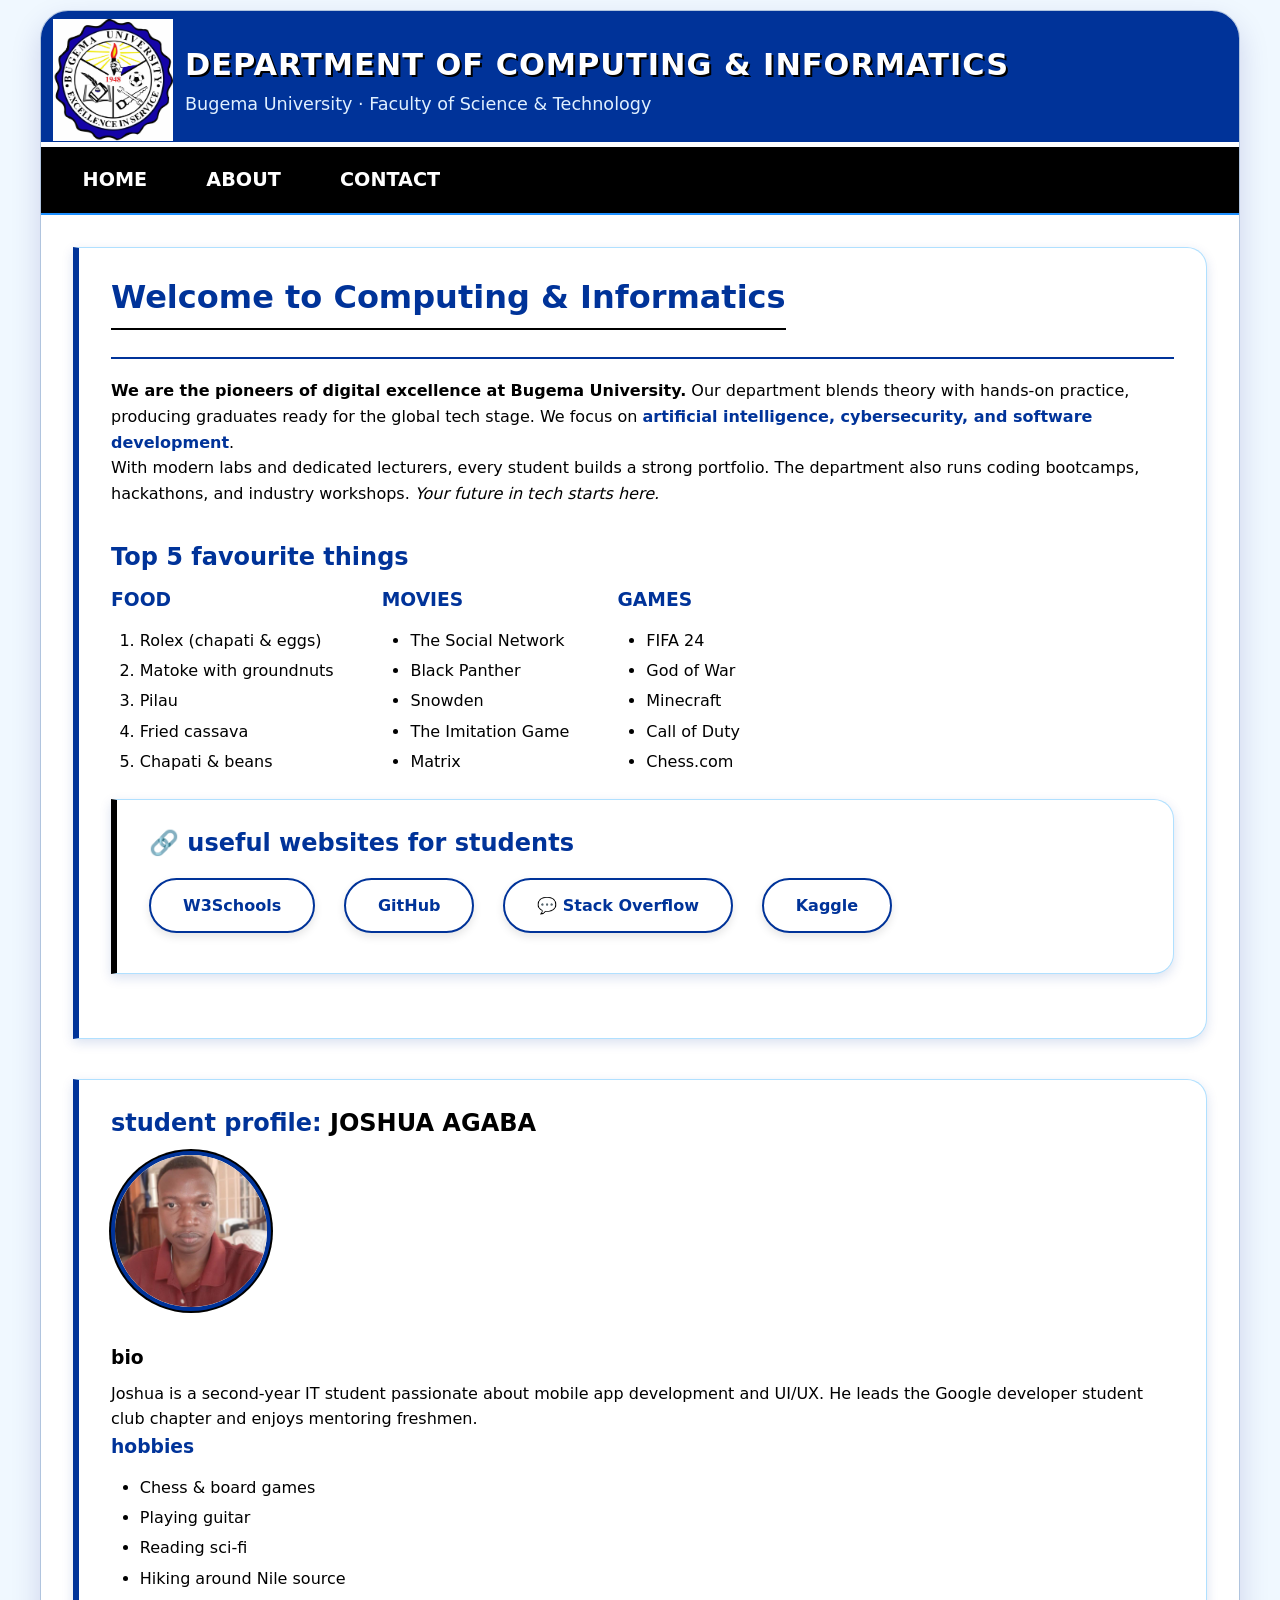
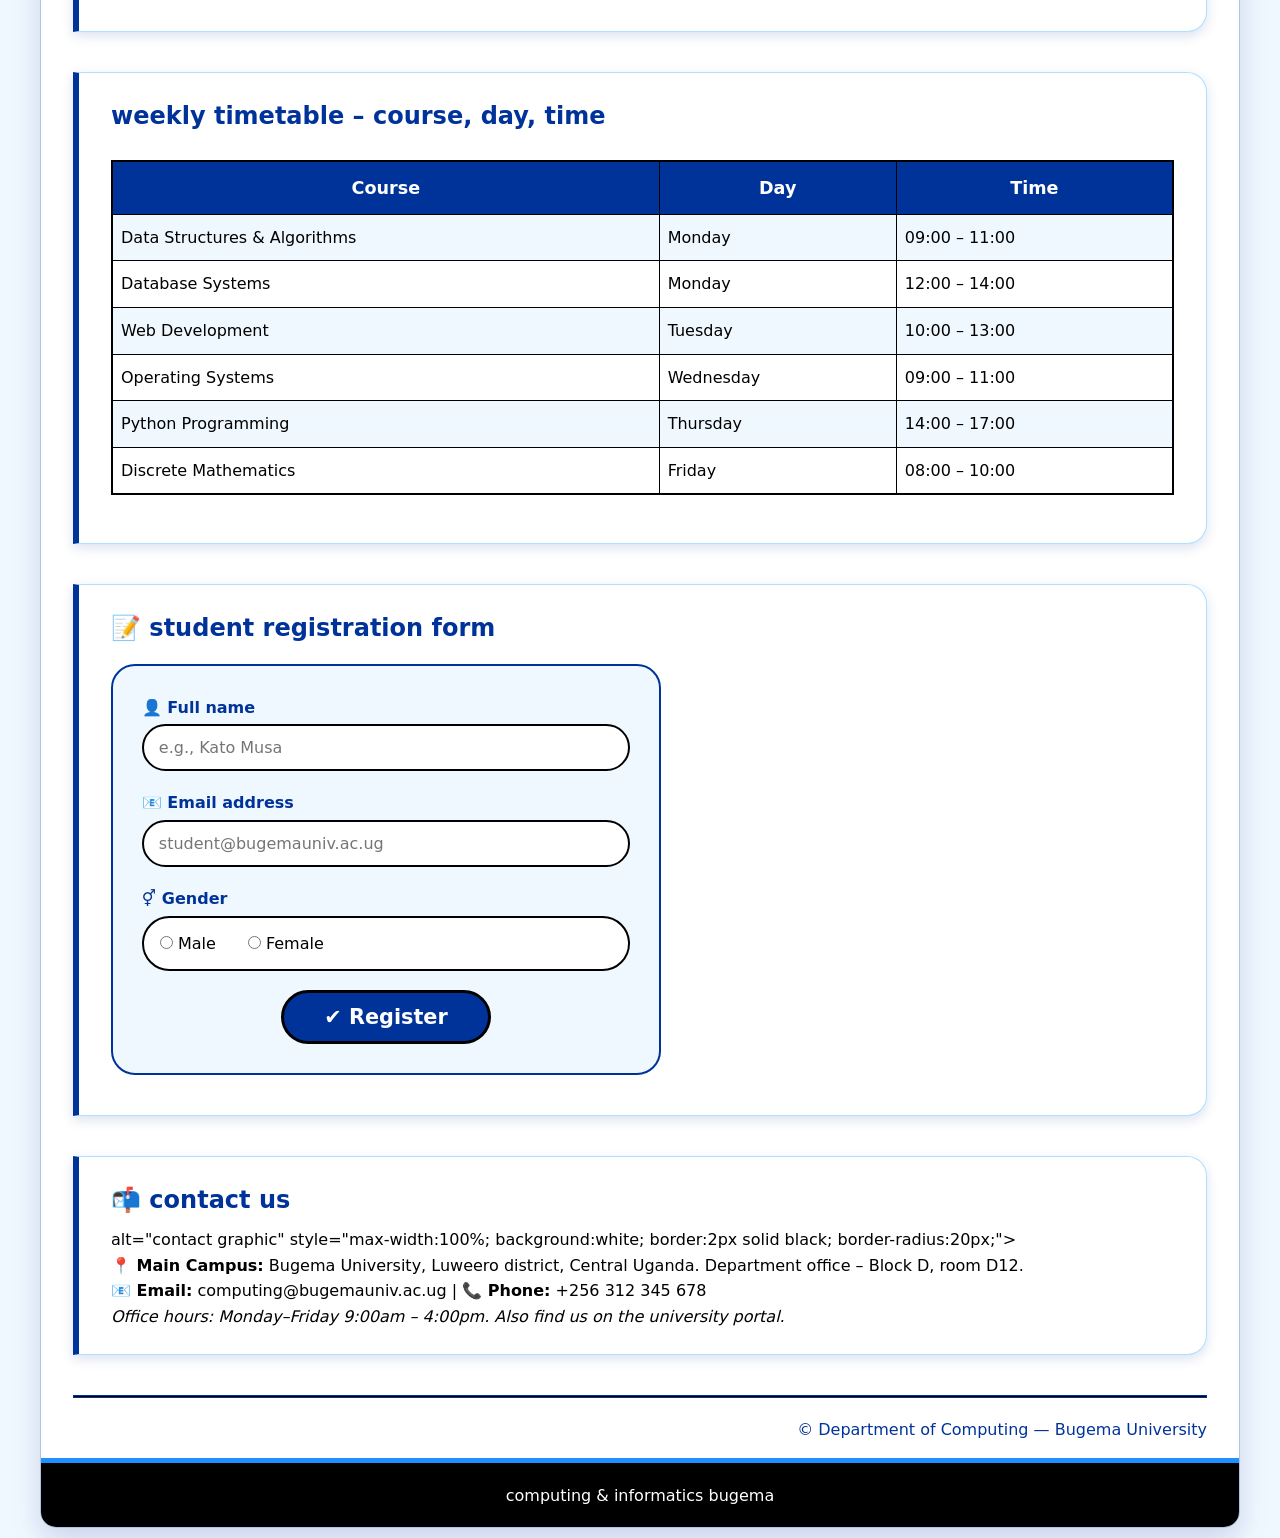
<file: index1.html>
<!DOCTYPE html>
<html lang="en">

<head>
    <meta charset="UTF-8">
    <meta name="viewport" content="width=device-width, initial-scale=1.0">
    <title>Bugema Univ. | Computing & Informatics</title>
    <style>
        * {
            margin: 0;
            padding: 0;
            box-sizing: border-box;
            font-family: 'Segoe UI', Roboto, system-ui, sans-serif;
        }

        body {
            background-color: #f0f8ff;
            /* very light blue background */
            color: #000000;
            /* black text */
            line-height: 1.6;
            padding: 10px;
        }

        /* main container for white cards */
        .container {
            max-width: 1200px;
            margin: 0 auto;
            background-color: #ffffff;
            border-radius: 28px 28px 16px 16px;
            box-shadow: 0 12px 30px rgba(0, 0, 128, 0.15);
            overflow: hidden;
            border: 1px solid #b0c4de;
        }

        /* header with logo area – blue/white */
        .header {
            background-color: #003399;
            /* deep royal blue */
            color: white;
            padding: 1.8rem 2rem 1.4rem 2rem;
            display: flex;
            align-items: center;
            gap: 2rem;
            flex-wrap: wrap;
            border-bottom: 5px solid #ffffff;
        }

        .logo-place {
            background: white;
            width: 80px;
            height: 80px;
            border-radius: 50%;
            display: flex;
            align-items: center;
            justify-content: center;
            font-size: 2.2rem;
            font-weight: 700;
            color: #003399;
            border: 3px solid #000;
            box-shadow: 0 4px 8px rgba(0, 0, 0, 0.3);
        }

        .dept-title {
            font-size: 1.9rem;
            font-weight: 600;
            letter-spacing: 1px;
            text-shadow: 2px 2px 0 #000000;
        }

        .dept-sub {
            font-size: 1.1rem;
            color: #e0f0ff;
        }

        /* navigation – blue, white, black */
        .nav-bar {
            background-color: #000000;
            /* black */
            padding: 0.8rem 2rem;
            display: flex;
            flex-wrap: wrap;
            gap: 2.5rem;
            border-bottom: 2px solid #1e90ff;
        }

        .nav-bar a {
            color: white;
            text-decoration: none;
            font-weight: 600;
            font-size: 1.2rem;
            padding: 0.3rem 0.6rem;
            transition: 0.2s;
            border-radius: 30px;
        }

        .nav-bar a:hover {
            background-color: #1e90ff;
            /* dodger blue */
            color: black;
        }

        /* main content area white, black text */
        .main-content {
            padding: 2rem 2rem 1rem 2rem;
            background-color: #ffffff;
        }

        /* section containers – white, blue borders */
        .card {
            background-color: white;
            border-left: 6px solid #003399;
            border-radius: 0 20px 20px 0;
            padding: 1.5rem 2rem;
            margin-bottom: 2.5rem;
            box-shadow: 0 4px 12px rgba(0, 51, 153, 0.15);
            border-top: 1px solid #b0e0ff;
            border-right: 1px solid #b0e0ff;
            border-bottom: 1px solid #b0e0ff;
        }

        h1,
        h2,
        h3 {
            color: #003399;
            /* blue headings */
            margin-bottom: 0.5rem;
            font-weight: 600;
        }

        h1 {
            border-bottom: 2px solid #000000;
            padding-bottom: 0.3rem;
            display: inline-block;
        }

        hr {
            border: 1px solid #003399;
            background-color: #000;
            height: 2px;
            margin: 1.2rem 0;
        }

        /* image styling */
        .profile-img {
            max-width: 160px;
            border-radius: 50%;
            border: 4px solid #003399;
            box-shadow: 0 0 0 2px black;
            background-color: #e6f0ff;
        }

        .dept-image {
            max-width: 100%;
            height: auto;
            border-radius: 20px;
            border: 2px solid #000;
            margin-top: 1rem;
        }

        /* table timetable */
        .timetable {
            width: 100%;
            border-collapse: collapse;
            margin: 1.5rem 0;
            background: white;
            border: 2px solid #000;
        }

        .timetable th {
            background-color: #003399;
            color: white;
            padding: 12px 8px;
            font-size: 1.1rem;
            border: 1px solid #000;
        }

        .timetable td {
            border: 1px solid #000;
            padding: 10px 8px;
            background-color: #ffffff;
            color: black;
        }

        .timetable tr:nth-child(even) td {
            background-color: #f0f8ff;
            /* very light blue */
        }

        /* lists */
        ul,
        ol {
            margin-left: 1.8rem;
            margin-top: 0.8rem;
            margin-bottom: 1rem;
        }

        li {
            margin-bottom: 0.3rem;
        }

        /* form */
        .reg-form {
            background: #f0f8ff;
            padding: 1.8rem;
            border-radius: 24px;
            border: 2px solid #003399;
            max-width: 550px;
            margin: 1rem 0;
        }

        .form-group {
            margin-bottom: 1.2rem;
        }

        label {
            font-weight: 600;
            color: #003399;
            display: block;
            margin-bottom: 4px;
        }

        input[type="text"],
        input[type="email"] {
            width: 100%;
            padding: 12px 15px;
            border: 2px solid #000;
            border-radius: 40px;
            font-size: 1rem;
            background-color: white;
        }

        .radio-group {
            display: flex;
            gap: 2rem;
            background: white;
            padding: 0.8rem 1rem;
            border-radius: 40px;
            border: 2px solid black;
        }

        .radio-group label {
            display: inline;
            color: black;
            font-weight: normal;
        }

        button {
            background-color: #003399;
            color: white;
            padding: 12px 40px;
            font-size: 1.3rem;
            font-weight: bold;
            border: 3px solid black;
            border-radius: 50px;
            cursor: pointer;
            transition: 0.2s;
        }

        button:hover {
            background-color: black;
            color: white;
            border-color: #003399;
        }

        /* link cards */
        .links-grid {
            display: flex;
            flex-wrap: wrap;
            gap: 1.8rem;
            margin: 1rem 0;
        }

        .link-card {
            background: white;
            border: 2px solid #003399;
            padding: 0.8rem 2rem;
            border-radius: 60px;
            font-weight: 600;
            box-shadow: 0 4px 8px rgba(0, 0, 0, 0.1);
        }

        .link-card a {
            color: #003399;
            text-decoration: none;
        }

        .link-card a:hover {
            color: black;
            text-decoration: underline;
        }

        footer {
            background-color: #000000;
            color: white;
            text-align: center;
            padding: 1.2rem;
            font-size: 1rem;
            border-top: 5px solid #1e90ff;
        }

        /* small adjustments */
        .flex-profile {
            display: flex;
            gap: 2rem;
            flex-wrap: wrap;
            align-items: center;
        }
    </style>
</head>

<body>
    <div class="container"> <!-- main white container -->

        <!-- header with logo -->
        <div class="header">
            <div class="logo-place"><img src="images/Picture1.jpg" alt="Bugema University Logo" width="120"></div>
            <div>
                <div class="dept-title">DEPARTMENT OF COMPUTING & INFORMATICS</div>
                <div class="dept-sub">Bugema University · Faculty of Science & Technology</div>
            </div>
        </div>

        <!-- navigation (multi-page simulation) -->
        <div class="nav-bar">
            <a href="#home"> HOME</a>
            <a href="#about"> ABOUT</a>
            <a href="#contact"> CONTACT</a>
            <!-- anchor to combined tasks -->
        </div>

        <!-- main content area with all tasks integrated -->
        <div class="main-content" id="home">

            <!-- === HOME section (with image, paragraphs, lists, links) === -->
            <div class="card" id="about">
                <h1> Welcome to Computing & Informatics</h1>
                <hr>
                <p><strong>We are the pioneers of digital excellence at Bugema University.</strong> Our department
                    blends theory with hands-on practice, producing graduates ready for the global tech stage. We focus
                    on <span style="color:#003399; font-weight:bold;">artificial intelligence, cybersecurity, and
                        software development</span>.</p>
                <p>With modern labs and dedicated lecturers, every student builds a strong portfolio. The department
                    also runs coding bootcamps, hackathons, and industry workshops. <em>Your future in tech starts
                        here.</em></p>

                

                <!-- top 5 favourite lists (ordered + unordered) -->
                <h2 style="margin-top:2rem;"> Top 5 favourite things</h2>
                <div style="display:flex; gap:3rem; flex-wrap:wrap;">
                    <div>
                        <h3> FOOD</h3>
                        <ol>
                            <li>Rolex (chapati & eggs)</li>
                            <li>Matoke with groundnuts</li>
                            <li>Pilau</li>
                            <li>Fried cassava</li>
                            <li>Chapati & beans</li>
                        </ol>
                    </div>
                    <div>
                        <h3> MOVIES</h3>
                        <ul>
                            <li>The Social Network</li>
                            <li>Black Panther</li>
                            <li>Snowden</li>
                            <li>The Imitation Game</li>
                            <li>Matrix</li>
                        </ul>
                    </div>
                    <div>
                        <h3> GAMES </h3>
                        <ul>
                            <li>FIFA 24</li>
                            <li>God of War</li>
                            <li>Minecraft</li>
                            <li>Call of Duty</li>
                            <li>Chess.com</li>
                        </ul>
                    </div>
                </div>

                <!-- useful links (4 links new tab) -->
                <div class="card" style="border-left-color:black; margin-top:0.5rem;">
                    <h2>🔗 useful websites for students</h2>
                    <div class="links-grid">
                        <div class="link-card"><a href="https://www.w3schools.com" target="_blank"> W3Schools</a>
                        </div>
                        <div class="link-card"><a href="https://github.com" target="_blank"> GitHub</a></div>
                        <div class="link-card"><a href="https://stackoverflow.com" target="_blank">💬 Stack Overflow</a>
                        </div>
                        <div class="link-card"><a href="https://www.kaggle.com" target="_blank"> Kaggle</a></div>
                    </div>
                </div>
            </div>

            <!-- === profile page for one member (group task) === -->
            <div class="card">
                <h2> student profile: <span style="color:black;">JOSHUA AGABA</span></h2>
                <div class="flex-profile">
                    <!-- profile image (img as data uri) -->
                    <img src="images/me.jpg"
                        alt="profile icon" class="profile-img">
                    <div>
                        <h3 style="color:black;">bio</h3>
                        <p>Joshua is a second-year IT student passionate about mobile app development and UI/UX. He
                            leads the Google developer student club chapter and enjoys mentoring freshmen.</p>
                        <h3>hobbies</h3>
                        <ul>
                            <li>Chess & board games</li>
                            <li>Playing guitar</li>
                            <li>Reading sci‑fi</li>
                            <li>Hiking around Nile source</li>
                        </ul>
                    </div>
                </div>
            </div>

            <!-- === department timetable (with course, day, time) === -->
            <div class="card" id="timetable">
                <h2>weekly timetable – <span style="color:#003399;">course, day, time</span></h2>
                <table class="timetable">
                    <tr>
                        <th>Course</th>
                        <th>Day</th>
                        <th>Time</th>
                    </tr>
                    <tr>
                        <td>Data Structures & Algorithms</td>
                        <td>Monday</td>
                        <td>09:00 – 11:00</td>
                    </tr>
                    <tr>
                        <td>Database Systems</td>
                        <td>Monday</td>
                        <td>12:00 – 14:00</td>
                    </tr>
                    <tr>
                        <td>Web Development</td>
                        <td>Tuesday</td>
                        <td>10:00 – 13:00</td>
                    </tr>
                    <tr>
                        <td>Operating Systems</td>
                        <td>Wednesday</td>
                        <td>09:00 – 11:00</td>
                    </tr>
                    <tr>
                        <td>Python Programming</td>
                        <td>Thursday</td>
                        <td>14:00 – 17:00</td>
                    </tr>
                    <tr>
                        <td>Discrete Mathematics</td>
                        <td>Friday</td>
                        <td>08:00 – 10:00</td>
                    </tr>
                    <!-- actually more than 5 rows, fine -->
                </table>
            </div>

            <!-- === registration form (student) === -->
            <div class="card" style="background: white;">
                <h2>📝 student registration form</h2>
                <div class="reg-form">
                    <form onsubmit="alert('demo: form submitted (no actual POST)'); return false;">
                        <div class="form-group">
                            <label>👤 Full name</label>
                            <input type="text" placeholder="e.g., Kato Musa" required>
                        </div>
                        <div class="form-group">
                            <label>📧 Email address</label>
                            <input type="email" placeholder="student@bugemauniv.ac.ug" required>
                        </div>
                        <div class="form-group">
                            <label>⚥ Gender</label>
                            <div class="radio-group">
                                <span><input type="radio" name="gender" value="male" id="m"> <label for="m"
                                        style="display:inline;">Male</label></span>
                                <span><input type="radio" name="gender" value="female" id="f"> <label for="f"
                                        style="display:inline;">Female</label></span>
                                
                            </div>
                        </div>
                        <div style="text-align: center;">
                            <button type="submit">✔️ Register</button>
                        </div>
                    </form>
                </div>
                <p style="font-size:0.9rem; margin-top:0.5rem;"></p>
            </div>

            <!-- === CONTACT section (with image & paragraphs) === -->
            <div class="card" id="contact">
                <h2>📬 contact us</h2>
                
                    alt="contact graphic"
                    style="max-width:100%; background:white; border:2px solid black; border-radius:20px;">
                <p><strong>📍 Main Campus:</strong> Bugema University, Luweero district, Central Uganda. Department
                    office – Block D, room D12.</p>
                <p><strong>📧 Email:</strong> computing@bugemauniv.ac.ug | <strong>📞 Phone:</strong> +256 312 345 678
                </p>
                <p><em>Office hours: Monday–Friday 9:00am – 4:00pm. Also find us on the university portal.</em></p>
            </div>

            <!-- one extra horizontal line (hr requirement multiple) -->
            <hr style="background-color: #000; height: 3px;">

            <!-- tiny note: this page includes everything: headings, paragraphs, lists, images, table, form, links, nav, containers -->
            <p style="text-align:right; color:#003399;">© Department of Computing — Bugema University</p>
        </div> <!-- end main-content -->

        <footer>
            <span style="color:white;">computing & informatics
                bugema</span>
        </footer>
    </div> <!-- end container -->
</body>

</html>
</file>
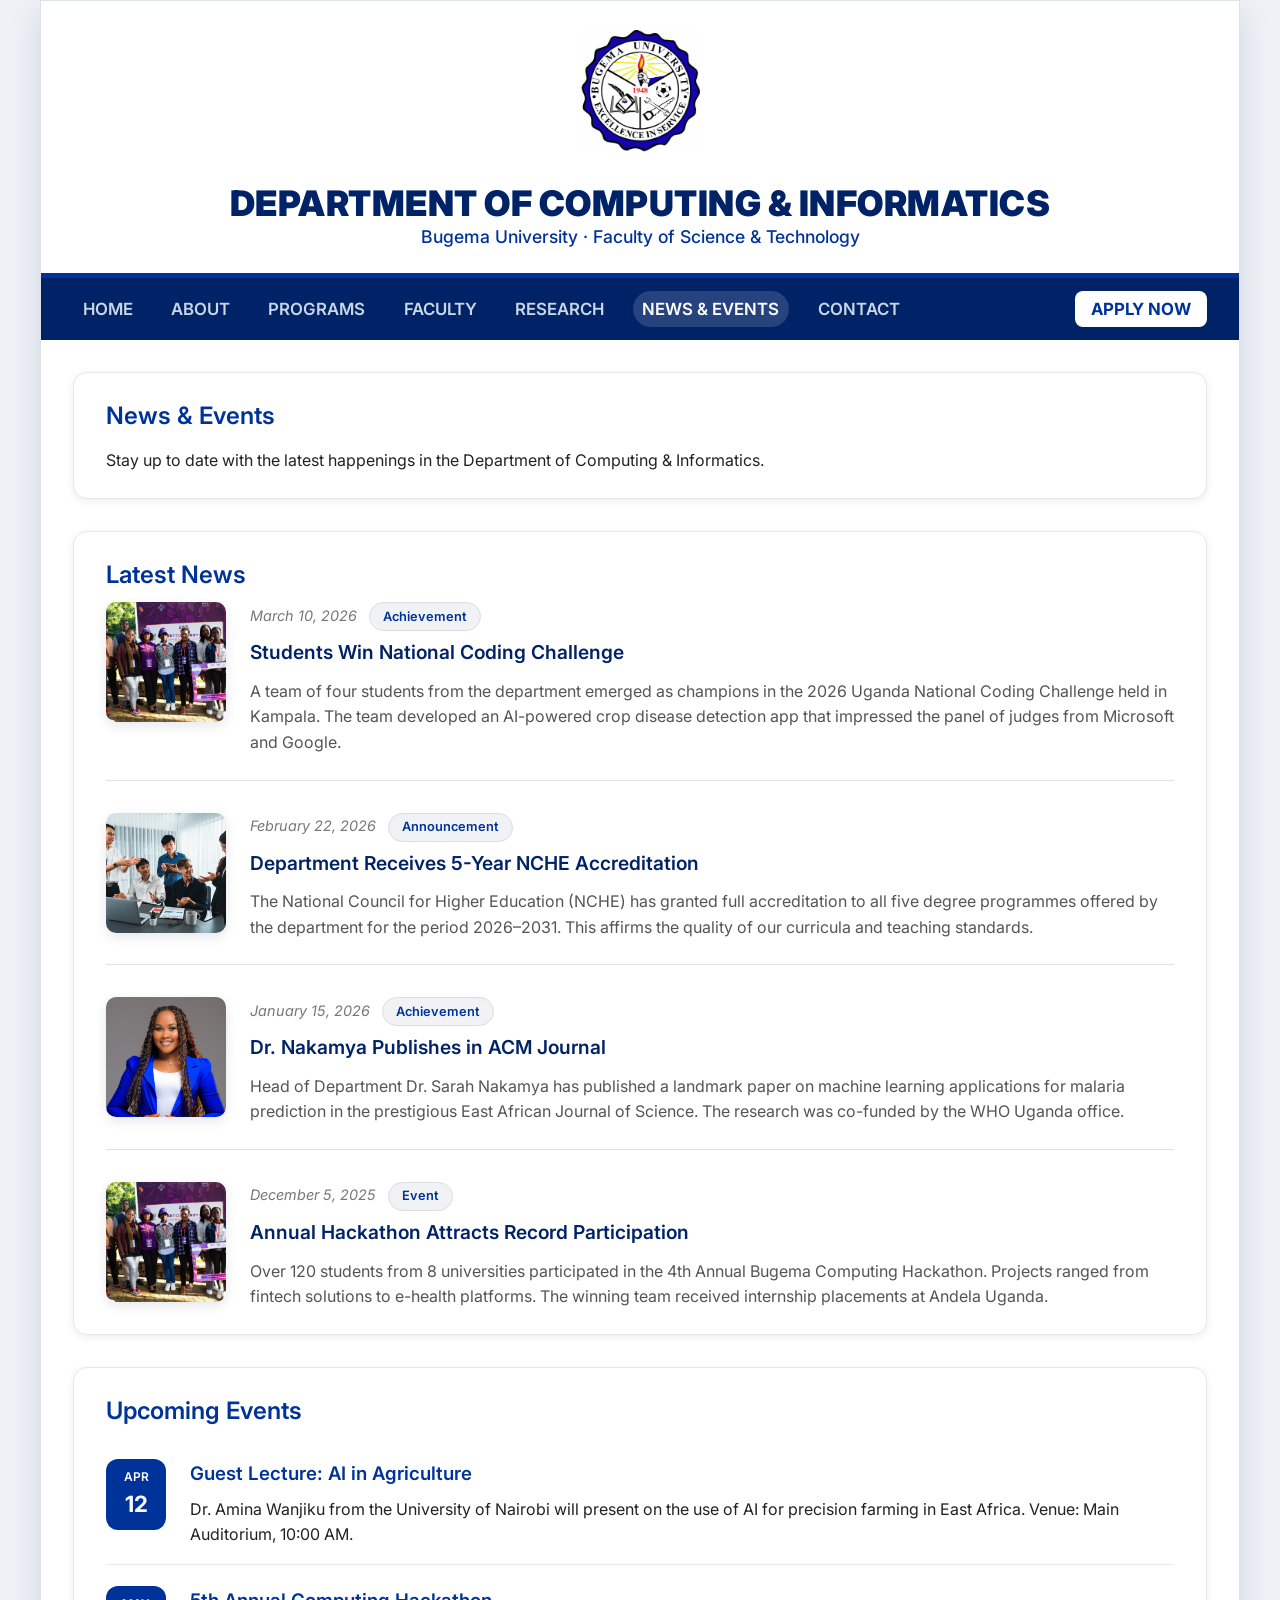
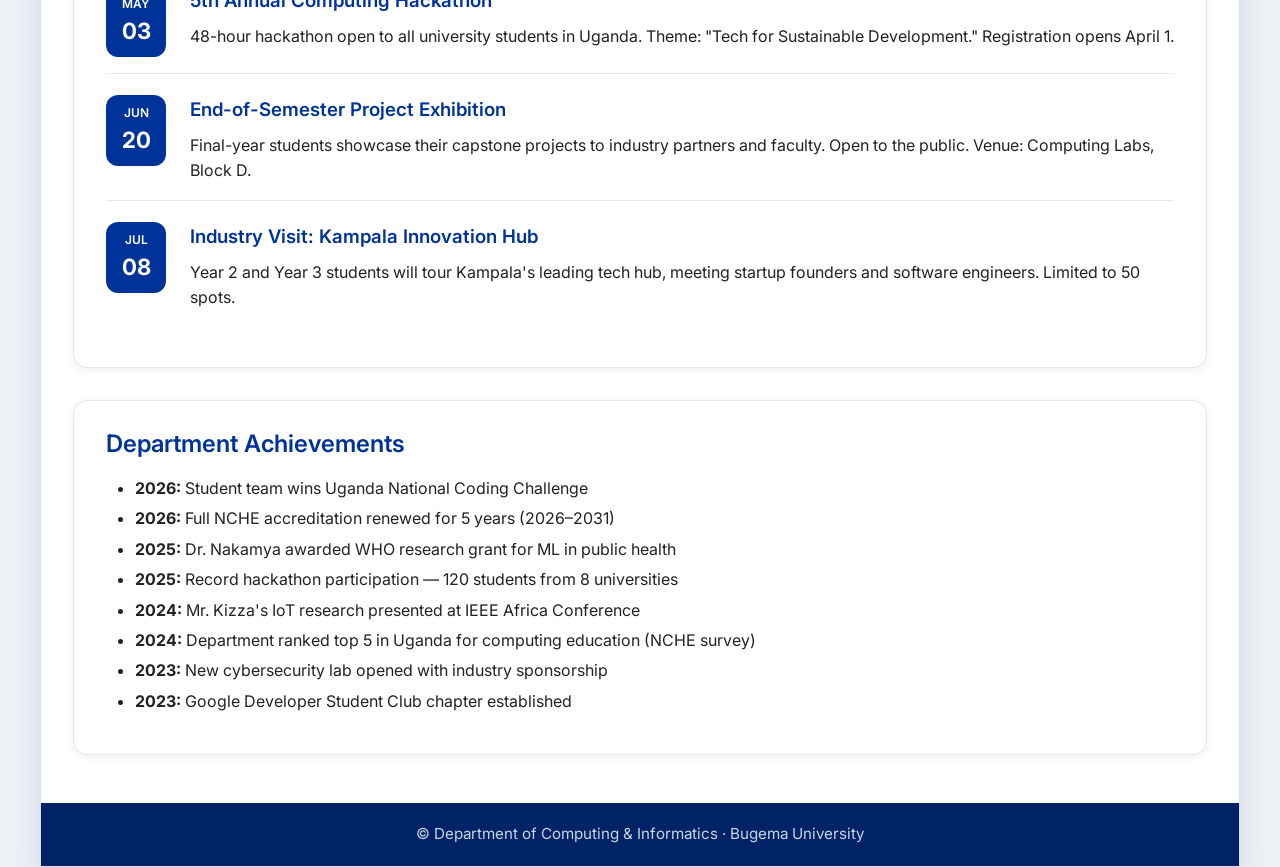
<file: news.html>
<!DOCTYPE html>
<html lang="en">

<head>
    <meta charset="UTF-8">
    <meta name="viewport" content="width=device-width, initial-scale=1.0">
    <title>News & Events | Computing & Informatics</title>
    <link rel="preconnect" href="https://fonts.googleapis.com">
    <link rel="preconnect" href="https://fonts.gstatic.com" crossorigin>
    <link href="https://fonts.googleapis.com/css2?family=Inter:wght@400;500;600;700;800;900&display=swap" rel="stylesheet">
    <link rel="stylesheet" href="css/styles.css">
</head>

<body>
    <a href="#main-content" class="skip-link">Skip to main content</a>

    <div class="container">

        <header class="header">
            <div class="logo-place"><img src="images/Picture1.jpg" alt="Bugema University Logo" width="120"></div>
            <div>
                <div class="dept-title">DEPARTMENT OF COMPUTING & INFORMATICS</div>
                <div class="dept-sub">Bugema University · Faculty of Science & Technology</div>
            </div>
        </header>

        <button class="hamburger" aria-label="Toggle navigation menu" aria-expanded="false">MENU</button>

        <nav class="nav-bar" aria-label="Main navigation">
            <a href="index.html">HOME</a>
            <a href="about.html">ABOUT</a>
            <a href="programs.html">PROGRAMS</a>
            <a href="faculty.html">FACULTY</a>
            <a href="research.html">RESEARCH</a>
            <a href="news.html">NEWS & EVENTS</a>
            <a href="contact.html">CONTACT</a>
            <a href="apply.html" class="nav-apply">APPLY NOW</a>
        </nav>

        <main class="main-content" id="main-content">

            <section class="card">
                <h1>News & Events</h1>
                <p>Stay up to date with the latest happenings in the Department of Computing & Informatics.</p>
            </section>

            <!-- latest news -->
            <section class="card">
                <h2>Latest News</h2>

                <article class="news-card">
                    <img src="images/hackathon.jpg" alt="Coding Challenge Winners" class="news-image">
                    <div class="news-content">
                        <span class="news-date">March 10, 2026</span>
                        <span class="news-tag">Achievement</span>
                        <h3>Students Win National Coding Challenge</h3>
                        <p>A team of four students from the department emerged as champions in the 2026 Uganda National
                            Coding Challenge held in Kampala. The team developed an AI-powered crop disease detection
                            app that impressed the panel of judges from Microsoft and Google.</p>
                    </div>
                </article>

                <article class="news-card">
                    <img src="images/02.jpeg" alt="NCHE Accreditation Ceremony" class="news-image">
                    <div class="news-content">
                        <span class="news-date">February 22, 2026</span>
                        <span class="news-tag">Announcement</span>
                        <h3>Department Receives 5-Year NCHE Accreditation</h3>
                        <p>The National Council for Higher Education (NCHE) has granted full accreditation to all five
                            degree programmes offered by the department for the period 2026–2031. This affirms the
                            quality of our curricula and teaching standards.</p>
                    </div>
                </article>

                <article class="news-card">
                    <img src="images/sandra.jpg" alt="Dr. Nakamya Research Publication" class="news-image">
                    <div class="news-content">
                        <span class="news-date">January 15, 2026</span>
                        <span class="news-tag">Achievement</span>
                        <h3>Dr. Nakamya Publishes in ACM Journal</h3>
                        <p>Head of Department Dr. Sarah Nakamya has published a landmark paper on machine learning
                            applications for malaria prediction in the prestigious East African Journal of Science.
                            The research was co-funded by the WHO Uganda office.</p>
                    </div>
                </article>

                <article class="news-card">
                    <img src="images/hackathon.jpg" alt="Hackathon Participants" class="news-image">
                    <div class="news-content">
                        <span class="news-date">December 5, 2025</span>
                        <span class="news-tag">Event</span>
                        <h3>Annual Hackathon Attracts Record Participation</h3>
                        <p>Over 120 students from 8 universities participated in the 4th Annual Bugema Computing
                            Hackathon. Projects ranged from fintech solutions to e-health platforms. The winning team
                            received internship placements at Andela Uganda.</p>
                    </div>
                </article>
            </section>

            <!-- upcoming events -->
            <section class="card">
                <h2>Upcoming Events</h2>

                <ul class="event-list">
                    <li class="event-item">
                        <div class="event-date-box">
                            <div class="month">Apr</div>
                            <div class="day">12</div>
                        </div>
                        <div>
                            <h3>Guest Lecture: AI in Agriculture</h3>
                            <p>Dr. Amina Wanjiku from the University of Nairobi will present on the use of AI for
                                precision farming in East Africa. Venue: Main Auditorium, 10:00 AM.</p>
                        </div>
                    </li>
                    <li class="event-item">
                        <div class="event-date-box">
                            <div class="month">May</div>
                            <div class="day">03</div>
                        </div>
                        <div>
                            <h3>5th Annual Computing Hackathon</h3>
                            <p>48-hour hackathon open to all university students in Uganda. Theme: "Tech for
                                Sustainable Development." Registration opens April 1.</p>
                        </div>
                    </li>
                    <li class="event-item">
                        <div class="event-date-box">
                            <div class="month">Jun</div>
                            <div class="day">20</div>
                        </div>
                        <div>
                            <h3>End-of-Semester Project Exhibition</h3>
                            <p>Final-year students showcase their capstone projects to industry partners and faculty.
                                Open to the public. Venue: Computing Labs, Block D.</p>
                        </div>
                    </li>
                    <li class="event-item">
                        <div class="event-date-box">
                            <div class="month">Jul</div>
                            <div class="day">08</div>
                        </div>
                        <div>
                            <h3>Industry Visit: Kampala Innovation Hub</h3>
                            <p>Year 2 and Year 3 students will tour Kampala's leading tech hub, meeting startup
                                founders and software engineers. Limited to 50 spots.</p>
                        </div>
                    </li>
                </ul>
            </section>

            <!-- achievements -->
            <section class="card">
                <h2>Department Achievements</h2>
                <ul>
                    <li><strong>2026:</strong> Student team wins Uganda National Coding Challenge</li>
                    <li><strong>2026:</strong> Full NCHE accreditation renewed for 5 years (2026–2031)</li>
                    <li><strong>2025:</strong> Dr. Nakamya awarded WHO research grant for ML in public health</li>
                    <li><strong>2025:</strong> Record hackathon participation — 120 students from 8 universities</li>
                    <li><strong>2024:</strong> Mr. Kizza's IoT research presented at IEEE Africa Conference</li>
                    <li><strong>2024:</strong> Department ranked top 5 in Uganda for computing education (NCHE survey)</li>
                    <li><strong>2023:</strong> New cybersecurity lab opened with industry sponsorship</li>
                    <li><strong>2023:</strong> Google Developer Student Club chapter established</li>
                </ul>
            </section>

        </main>

        <footer role="contentinfo">
            &copy; Department of Computing & Informatics &middot; Bugema University
        </footer>
    </div>

    <script src="js/main.js"></script>
</body>

</html>
</file>
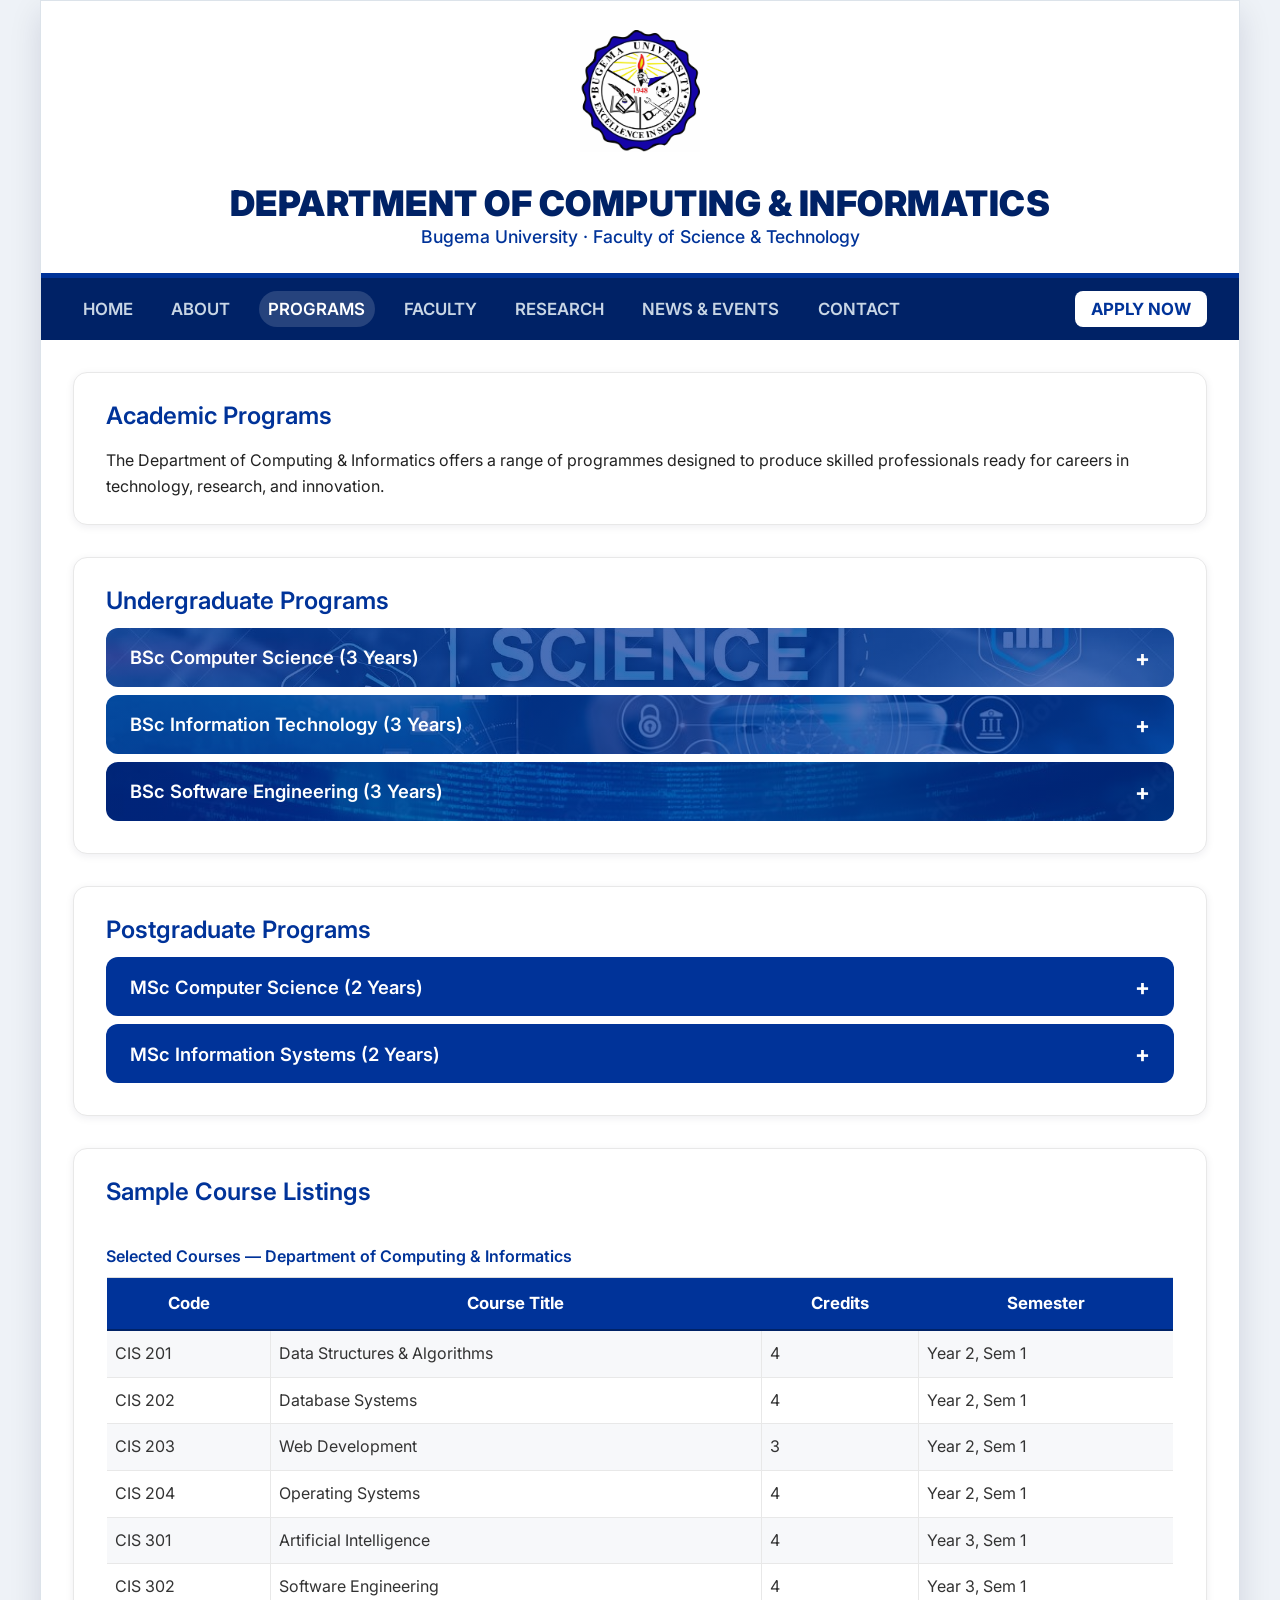
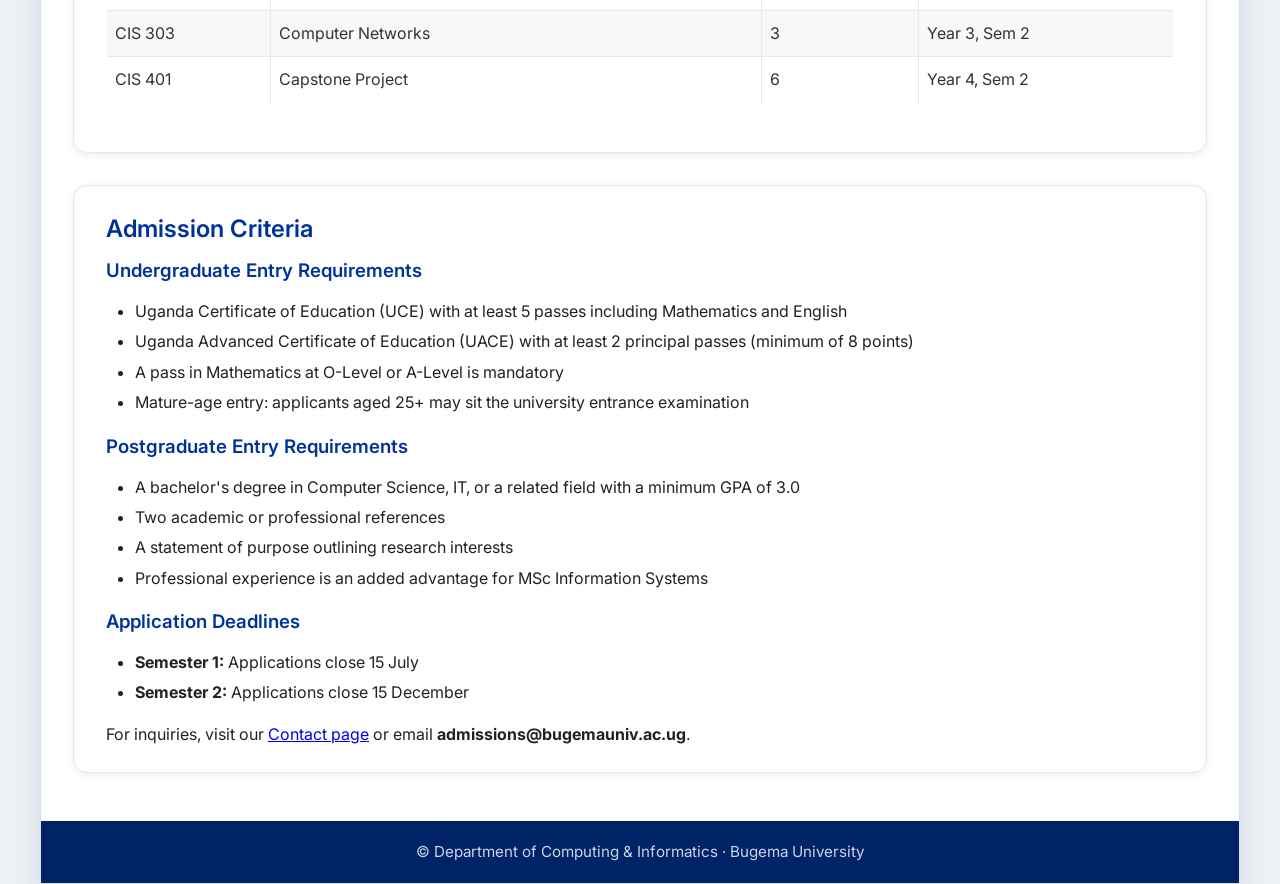
<file: programs.html>
<!DOCTYPE html>
<html lang="en">

<head>
    <meta charset="UTF-8">
    <meta name="viewport" content="width=device-width, initial-scale=1.0">
    <title>Programs | Computing & Informatics</title>
    <link rel="preconnect" href="https://fonts.googleapis.com">
    <link rel="preconnect" href="https://fonts.gstatic.com" crossorigin>
    <link href="https://fonts.googleapis.com/css2?family=Inter:wght@400;500;600;700;800;900&display=swap" rel="stylesheet">
    <link rel="stylesheet" href="css/styles.css">
</head>

<body>
    <a href="#main-content" class="skip-link">Skip to main content</a>

    <div class="container">

        <header class="header">
            <div class="logo-place"><img src="images/Picture1.jpg" alt="Bugema University Logo" width="120"></div>
            <div>
                <div class="dept-title">DEPARTMENT OF COMPUTING & INFORMATICS</div>
                <div class="dept-sub">Bugema University · Faculty of Science & Technology</div>
            </div>
        </header>

        <button class="hamburger" aria-label="Toggle navigation menu" aria-expanded="false">MENU</button>

        <nav class="nav-bar" aria-label="Main navigation">
            <a href="index.html">HOME</a>
            <a href="about.html">ABOUT</a>
            <a href="programs.html">PROGRAMS</a>
            <a href="faculty.html">FACULTY</a>
            <a href="research.html">RESEARCH</a>
            <a href="news.html">NEWS & EVENTS</a>
            <a href="contact.html">CONTACT</a>
            <a href="apply.html" class="nav-apply">APPLY NOW</a>
        </nav>

        <main class="main-content" id="main-content">

            <section class="card">
                <h1>Academic Programs</h1>
                <p>The Department of Computing & Informatics offers a range of programmes designed to produce
                    skilled professionals ready for careers in technology, research, and innovation.</p>
            </section>

            <!-- undergraduate programs -->
            <section class="card">
                <h2>Undergraduate Programs</h2>

                <button class="accordion-header cs-program" aria-expanded="false">BSc Computer Science (3 Years)</button>
                <div class="accordion-content">
                    <p><strong>Overview:</strong> A comprehensive programme covering algorithms, software engineering,
                        artificial intelligence, and systems design. Graduates are prepared for roles in software
                        development, data science, and IT consultancy.</p>
                    <p><strong>Key Courses:</strong> Data Structures & Algorithms, Object-Oriented Programming,
                        Computer Networks, Artificial Intelligence, Database Systems, Software Engineering.</p>
                    <p><strong>Career Paths:</strong> Software Developer, Systems Analyst, Data Scientist, IT Manager.</p>
                    <div style="margin-top: 1.5rem; text-align: center;">
                        <a href="https://erms.bugemauniv.ac.ug/application/" target="_blank" class="apply-cta-btn">
                            Apply Now →
                        </a>
                    </div>
                </div>

                <button class="accordion-header it-program" aria-expanded="false">BSc Information Technology (3 Years)</button>
                <div class="accordion-content">
                    <p><strong>Overview:</strong> Focuses on the application of technology in organisations, including
                        network administration, web development, information systems, and IT project management.</p>
                    <p><strong>Key Courses:</strong> Web Development, Network Administration, IT Project Management,
                        Information Security, Mobile Application Development, E-Commerce Systems.</p>
                    <p><strong>Career Paths:</strong> Network Administrator, Web Developer, IT Project Manager,
                        Systems Administrator.</p>
                    <div style="margin-top: 1.5rem; text-align: center;">
                        <a href="https://erms.bugemauniv.ac.ug/application/" target="_blank" class="apply-cta-btn">
                            Apply Now →
                        </a>
                    </div>
                </div>

                <button class="accordion-header se-program" aria-expanded="false">BSc Software Engineering (3 Years)</button>
                <div class="accordion-content">
                    <p><strong>Overview:</strong> Emphasises systematic approaches to the design, development, testing,
                        and maintenance of software systems. Strong focus on agile methodologies and DevOps practices.</p>
                    <p><strong>Key Courses:</strong> Software Design Patterns, Agile Methodologies, Quality Assurance &
                        Testing, Cloud Computing, Human-Computer Interaction, Capstone Project.</p>
                    <p><strong>Career Paths:</strong> Software Engineer, QA Engineer, DevOps Engineer, Technical Lead.</p>
                    <div style="margin-top: 1.5rem; text-align: center;">
                        <a href="https://erms.bugemauniv.ac.ug/application/" target="_blank" class="apply-cta-btn">
                            Apply Now →
                        </a>
                    </div>
                </div>
            </section>

            <!-- postgraduate programs -->
            <section class="card">
                <h2>Postgraduate Programs</h2>

                <button class="accordion-header" aria-expanded="false">MSc Computer Science (2 Years)</button>
                <div class="accordion-content">
                    <p><strong>Overview:</strong> An advanced programme for professionals seeking deeper expertise in
                        computing theory, machine learning, and research methodologies. Includes a research thesis.</p>
                    <p><strong>Key Courses:</strong> Advanced Algorithms, Machine Learning, Research Methods,
                        Distributed Systems, Thesis/Dissertation.</p>
                    <p><strong>Entry Requirements:</strong> BSc in Computer Science or related field with a minimum
                        GPA of 3.0. Two academic references required.</p>
                    <div style="margin-top: 1.5rem; text-align: center;">
                        <a href="https://erms.bugemauniv.ac.ug/application/" target="_blank" class="apply-cta-btn">
                            Apply Now →
                        </a>
                    </div>
                </div>

                <button class="accordion-header" aria-expanded="false">MSc Information Systems (2 Years)</button>
                <div class="accordion-content">
                    <p><strong>Overview:</strong> Designed for IT professionals seeking management and strategic roles.
                        Covers enterprise systems, IT governance, data analytics, and digital transformation.</p>
                    <p><strong>Key Courses:</strong> Enterprise Architecture, IT Governance & Strategy, Big Data
                        Analytics, Digital Transformation, Thesis/Dissertation.</p>
                    <p><strong>Entry Requirements:</strong> BSc in IT, Computer Science, or related field with a
                        minimum GPA of 3.0. Two years of professional experience preferred.</p>
                    <div style="margin-top: 1.5rem; text-align: center;">
                        <a href="https://erms.bugemauniv.ac.ug/application/" target="_blank" class="apply-cta-btn">
                            Apply Now →
                        </a>
                    </div>
                </div>
            </section>

            <!-- course listings table -->
            <section class="card">
                <h2>Sample Course Listings</h2>
                <div class="table-wrap">
                    <table class="timetable">
                        <caption>Selected Courses — Department of Computing & Informatics</caption>
                        <tr>
                            <th>Code</th>
                            <th>Course Title</th>
                            <th>Credits</th>
                            <th>Semester</th>
                        </tr>
                        <tr>
                            <td>CIS 201</td>
                            <td>Data Structures & Algorithms</td>
                            <td>4</td>
                            <td>Year 2, Sem 1</td>
                        </tr>
                        <tr>
                            <td>CIS 202</td>
                            <td>Database Systems</td>
                            <td>4</td>
                            <td>Year 2, Sem 1</td>
                        </tr>
                        <tr>
                            <td>CIS 203</td>
                            <td>Web Development</td>
                            <td>3</td>
                            <td>Year 2, Sem 1</td>
                        </tr>
                        <tr>
                            <td>CIS 204</td>
                            <td>Operating Systems</td>
                            <td>4</td>
                            <td>Year 2, Sem 1</td>
                        </tr>
                        <tr>
                            <td>CIS 301</td>
                            <td>Artificial Intelligence</td>
                            <td>4</td>
                            <td>Year 3, Sem 1</td>
                        </tr>
                        <tr>
                            <td>CIS 302</td>
                            <td>Software Engineering</td>
                            <td>4</td>
                            <td>Year 3, Sem 1</td>
                        </tr>
                        <tr>
                            <td>CIS 303</td>
                            <td>Computer Networks</td>
                            <td>3</td>
                            <td>Year 3, Sem 2</td>
                        </tr>
                        <tr>
                            <td>CIS 401</td>
                            <td>Capstone Project</td>
                            <td>6</td>
                            <td>Year 4, Sem 2</td>
                        </tr>
                    </table>
                </div>
            </section>

            <!-- admission criteria -->
            <section class="card" id="admission">
                <h2>Admission Criteria</h2>
                <h3>Undergraduate Entry Requirements</h3>
                <ul>
                    <li>Uganda Certificate of Education (UCE) with at least 5 passes including Mathematics and English</li>
                    <li>Uganda Advanced Certificate of Education (UACE) with at least 2 principal passes (minimum of 8 points)</li>
                    <li>A pass in Mathematics at O-Level or A-Level is mandatory</li>
                    <li>Mature-age entry: applicants aged 25+ may sit the university entrance examination</li>
                </ul>

                <h3 style="margin-top:1rem;">Postgraduate Entry Requirements</h3>
                <ul>
                    <li>A bachelor's degree in Computer Science, IT, or a related field with a minimum GPA of 3.0</li>
                    <li>Two academic or professional references</li>
                    <li>A statement of purpose outlining research interests</li>
                    <li>Professional experience is an added advantage for MSc Information Systems</li>
                </ul>

                <h3 style="margin-top:1rem;">Application Deadlines</h3>
                <ul>
                    <li><strong>Semester 1:</strong> Applications close 15 July</li>
                    <li><strong>Semester 2:</strong> Applications close 15 December</li>
                </ul>
                <p style="margin-top:1rem;">For inquiries, visit our <a href="contact.html">Contact page</a> or email
                    <strong>admissions@bugemauniv.ac.ug</strong>.</p>
            </section>

        </main>

        <footer role="contentinfo">
            &copy; Department of Computing & Informatics &middot; Bugema University
        </footer>
    </div>

    <script src="js/main.js"></script>
</body>

</html>
</file>
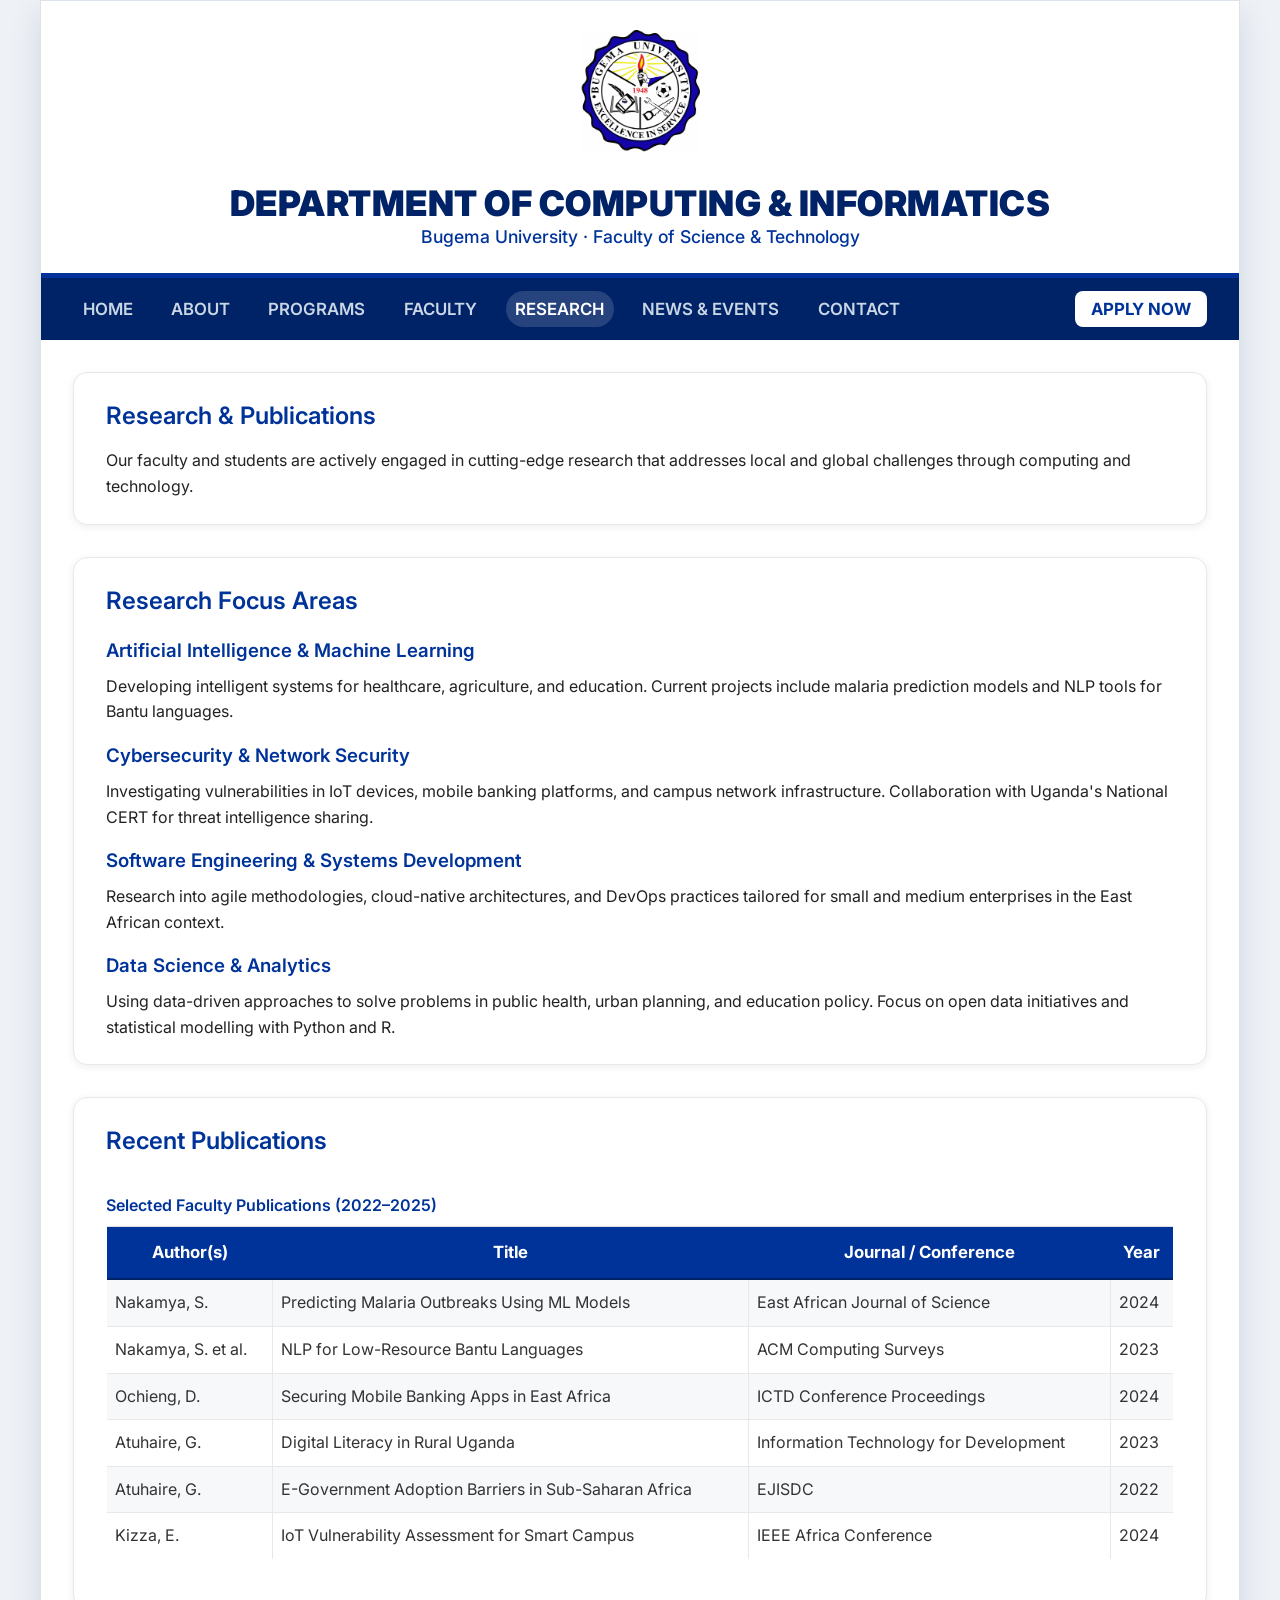
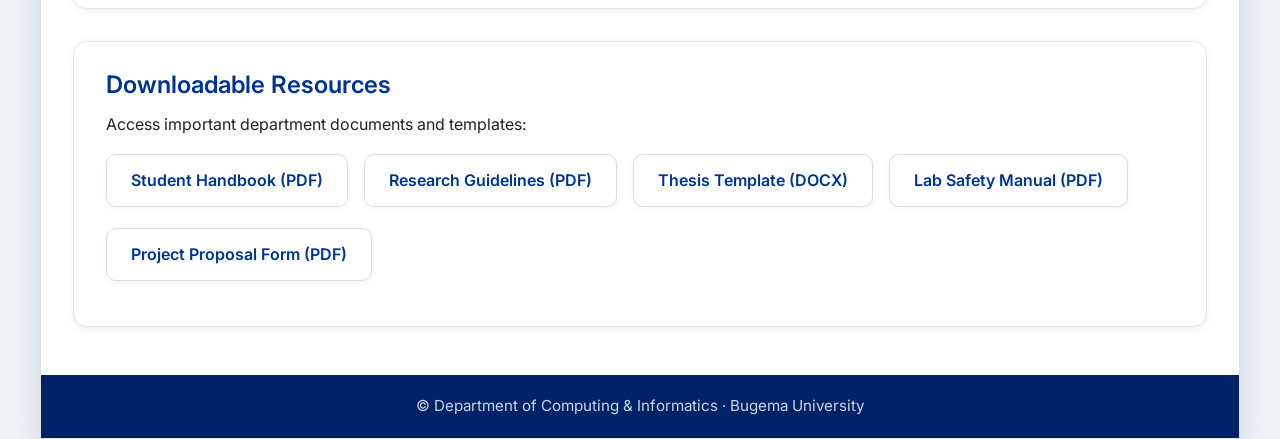
<file: research.html>
<!DOCTYPE html>
<html lang="en">

<head>
    <meta charset="UTF-8">
    <meta name="viewport" content="width=device-width, initial-scale=1.0">
    <title>Research | Computing & Informatics</title>
    <link rel="preconnect" href="https://fonts.googleapis.com">
    <link rel="preconnect" href="https://fonts.gstatic.com" crossorigin>
    <link href="https://fonts.googleapis.com/css2?family=Inter:wght@400;500;600;700;800;900&display=swap" rel="stylesheet">
    <link rel="stylesheet" href="css/styles.css">
</head>

<body>
    <a href="#main-content" class="skip-link">Skip to main content</a>

    <div class="container">

        <header class="header">
            <div class="logo-place"><img src="images/Picture1.jpg" alt="Bugema University Logo" width="120"></div>
            <div>
                <div class="dept-title">DEPARTMENT OF COMPUTING & INFORMATICS</div>
                <div class="dept-sub">Bugema University · Faculty of Science & Technology</div>
            </div>
        </header>

        <button class="hamburger" aria-label="Toggle navigation menu" aria-expanded="false">MENU</button>

        <nav class="nav-bar" aria-label="Main navigation">
            <a href="index.html">HOME</a>
            <a href="about.html">ABOUT</a>
            <a href="programs.html">PROGRAMS</a>
            <a href="faculty.html">FACULTY</a>
            <a href="research.html">RESEARCH</a>
            <a href="news.html">NEWS & EVENTS</a>
            <a href="contact.html">CONTACT</a>
            <a href="apply.html" class="nav-apply">APPLY NOW</a>
        </nav>

        <main class="main-content" id="main-content">

            <section class="card">
                <h1>Research & Publications</h1>
                <p>Our faculty and students are actively engaged in cutting-edge research that addresses local and
                    global challenges through computing and technology.</p>
            </section>

            <!-- research areas -->
            <section class="card">
                <h2>Research Focus Areas</h2>

                <h3 style="margin-top:1rem;">Artificial Intelligence & Machine Learning</h3>
                <p>Developing intelligent systems for healthcare, agriculture, and education. Current projects include
                    malaria prediction models and NLP tools for Bantu languages.</p>

                <h3 style="margin-top:1rem;">Cybersecurity & Network Security</h3>
                <p>Investigating vulnerabilities in IoT devices, mobile banking platforms, and campus network
                    infrastructure. Collaboration with Uganda's National CERT for threat intelligence sharing.</p>

                <h3 style="margin-top:1rem;">Software Engineering & Systems Development</h3>
                <p>Research into agile methodologies, cloud-native architectures, and DevOps practices tailored
                    for small and medium enterprises in the East African context.</p>

                <h3 style="margin-top:1rem;">Data Science & Analytics</h3>
                <p>Using data-driven approaches to solve problems in public health, urban planning, and education
                    policy. Focus on open data initiatives and statistical modelling with Python and R.</p>
            </section>

            <!-- recent publications -->
            <section class="card">
                <h2>Recent Publications</h2>
                <div class="table-wrap">
                    <table class="timetable">
                        <caption>Selected Faculty Publications (2022–2025)</caption>
                        <tr>
                            <th>Author(s)</th>
                            <th>Title</th>
                            <th>Journal / Conference</th>
                            <th>Year</th>
                        </tr>
                        <tr>
                            <td>Nakamya, S.</td>
                            <td>Predicting Malaria Outbreaks Using ML Models</td>
                            <td>East African Journal of Science</td>
                            <td>2024</td>
                        </tr>
                        <tr>
                            <td>Nakamya, S. et al.</td>
                            <td>NLP for Low-Resource Bantu Languages</td>
                            <td>ACM Computing Surveys</td>
                            <td>2023</td>
                        </tr>
                        <tr>
                            <td>Ochieng, D.</td>
                            <td>Securing Mobile Banking Apps in East Africa</td>
                            <td>ICTD Conference Proceedings</td>
                            <td>2024</td>
                        </tr>
                        <tr>
                            <td>Atuhaire, G.</td>
                            <td>Digital Literacy in Rural Uganda</td>
                            <td>Information Technology for Development</td>
                            <td>2023</td>
                        </tr>
                        <tr>
                            <td>Atuhaire, G.</td>
                            <td>E-Government Adoption Barriers in Sub-Saharan Africa</td>
                            <td>EJISDC</td>
                            <td>2022</td>
                        </tr>
                        <tr>
                            <td>Kizza, E.</td>
                            <td>IoT Vulnerability Assessment for Smart Campus</td>
                            <td>IEEE Africa Conference</td>
                            <td>2024</td>
                        </tr>
                    </table>
                </div>
            </section>

            <!-- downloadable resources -->
            <section class="card">
                <h2>Downloadable Resources</h2>
                <p>Access important department documents and templates:</p>
                <ul class="download-list">
                    <li class="download-link"><a href="#">Student Handbook (PDF)</a></li>
                    <li class="download-link"><a href="#">Research Guidelines (PDF)</a></li>
                    <li class="download-link"><a href="#">Thesis Template (DOCX)</a></li>
                    <li class="download-link"><a href="#">Lab Safety Manual (PDF)</a></li>
                    <li class="download-link"><a href="#">Project Proposal Form (PDF)</a></li>
                </ul>
            </section>

        </main>

        <footer role="contentinfo">
            &copy; Department of Computing & Informatics &middot; Bugema University
        </footer>
    </div>

    <script src="js/main.js"></script>
</body>

</html>
</file>
<file: css/styles.css>
/* ===== COMPRESSION OPTIMIZATIONS ===== */
/* Minify-friendly CSS - no unnecessary whitespace */
/* Remove comments in production for smaller file size */

/* Loading indicator styles */
.loading-indicator {
    position: fixed;
    top: 0;
    left: 0;
    width: 0%;
    height: 2px;
    background: rgba(0, 51, 153, 0.15);
    z-index: 9999;
    transition: width 0.2s ease;
    will-change: width;
    transform: translateZ(0); /* Hardware acceleration */
}

@keyframes loading-shimmer {
    0% { background: rgba(0, 51, 153, 0.15); }
    50% { background: rgba(30, 144, 255, 0.25); }
    100% { background: rgba(0, 51, 153, 0.15); }
}

.loading-indicator.loading {
    animation: loading-shimmer 1s infinite;
}

.loading-indicator.complete {
    width: 100%;
    animation: none;
    background: rgba(0, 51, 153, 0.08);
}

/* Page transition effects - ultra lightweight */
.page-transitioning {
    pointer-events: none;
}

.page-transitioning * {
    opacity: 0.95;
    transition: opacity 0.15s ease;
}

* {
    margin: 0;
    padding: 0;
    box-sizing: border-box;
    font-family: 'Inter', -apple-system, BlinkMacSystemFont, 'Segoe UI', Roboto, 'Helvetica Neue', Arial, system-ui, sans-serif;
}

body {
    background-color: #eef2f7;
    color: #222;
    line-height: 1.6;
    margin: 0;
    padding: 0;
}

img {
    max-width: 100%;
    height: auto;
}

/* skip-to-content link (accessibility) */
.skip-link {
    position: absolute;
    left: -9999px;
    top: 0;
    background: #003399;
    color: white;
    padding: 0.5rem 1rem;
    z-index: 100;
    font-weight: 600;
    text-decoration: none;
    border-radius: 0 0 8px 0;
}

.skip-link:focus {
    left: 0;
}

/* focus styles (accessibility) */
a:focus,
button:focus,
input:focus,
select:focus,
textarea:focus {
    outline: 3px solid #1e90ff;
    outline-offset: 2px;
}

/* main container for white cards */
.container {
    max-width: 1200px;
    margin: 0 auto;
    background-color: #ffffff;
    border-radius: 0;
    box-shadow: 0 12px 30px rgba(0, 20, 60, 0.12);
    overflow: hidden;
    border: 1px solid #dce3ea;
}

/* header with logo area */
.header {
    background-color: #ffffff;
    color: #003399;
    padding: 1.8rem 2rem 1.4rem 2rem;
    display: flex;
    flex-direction: column;
    align-items: center;
    gap: 2rem;
    flex-wrap: wrap;
    border-bottom: 5px solid #003399;
}

.logo-place {
    display: flex;
    align-items: center;
    justify-content: center;
    flex-shrink: 0;
}

.dept-title {
    font-size: 2.2rem;
    font-weight: 900;
    letter-spacing: 0.5px;
    color: #002266;
    text-shadow: none;
    font-family: 'Inter', -apple-system, BlinkMacSystemFont, 'Segoe UI', Roboto, 'Helvetica Neue', Arial, system-ui, sans-serif;
    line-height: 1.1;
    text-transform: uppercase;
}

.dept-sub {
    font-size: 1.1rem;
    color: #003399;
    font-weight: 500;
    text-align: center;
}

/* hamburger menu button */
.hamburger {
    display: none;
    background-color: #003399;
    color: white;
    border: none;
    padding: 0.5rem 1.2rem;
    font-size: 1.1rem;
    font-weight: 600;
    cursor: pointer;
    border-radius: 8px;
    width: 100%;
    text-align: center;
}

/* navigation */
.nav-bar {
    background-color: #002266;
    padding: 0.8rem 2rem;
    display: flex;
    flex-wrap: wrap;
    gap: 1.2rem;
    border-bottom: none;
}

.nav-bar a {
    color: #c8d6e5;
    text-decoration: none;
    font-weight: 600;
    font-size: 1.05rem;
    padding: 0.3rem 0.6rem;
    transition: 0.2s;
    border-radius: 30px;
}

.nav-bar a:hover,
.nav-bar a.active {
    background-color: rgba(255, 255, 255, 0.15);
    color: white;
}

.nav-bar a.nav-apply {
    background-color: white;
    color: #003399;
    font-weight: 700;
    padding: 0.3rem 1rem;
    border-radius: 8px;
    margin-left: auto;
}

.nav-bar a.nav-apply:hover {
    background-color: #e8e8e8;
    color: #002266;
}

/* main content area */
.main-content {
    padding: 2rem 2rem 1rem 2rem;
    background-color: #ffffff;
}

/* section containers */
.card {
    background-color: white;
    border: 1px solid #e8e8e8;
    border-radius: 14px;
    padding: 1.5rem 2rem;
    margin-bottom: 2rem;
    box-shadow: 0 2px 8px rgba(0, 20, 60, 0.07);
}

h1,
h2,
h3 {
    color: #003399;
    margin-bottom: 0.5rem;
    font-weight: 600;
}

h1 {
    padding-bottom: 0.3rem;
}

hr {
    border: none;
    background-color: #e0e0e0;
    height: 2px;
    margin: 1.2rem 0;
}

/* image styling */
.profile-img {
    max-width: 160px;
    border-radius: 50%;
    border: 4px solid #003399;
    box-shadow: 0 2px 8px rgba(0, 20, 60, 0.15);
    background-color: #f0f2f5;
}

.dept-image {
    max-width: 100%;
    height: auto;
    border-radius: 16px;
    border: 1px solid #ddd;
    margin-top: 1rem;
}

/* table */
.table-wrap {
    overflow-x: auto;
    margin: 1.5rem 0;
}

.timetable {
    width: 100%;
    border-collapse: collapse;
    background: white;
    border: 1px solid #ddd;
    border-radius: 8px;
    overflow: hidden;
}

.timetable caption {
    text-align: left;
    font-weight: 600;
    color: #003399;
    padding: 0.5rem 0;
    font-size: 1rem;
}

.timetable th {
    background-color: #003399;
    color: white;
    padding: 12px 8px;
    font-size: 1.05rem;
    border: none;
    border-bottom: 2px solid #002266;
}

.timetable td {
    border-bottom: 1px solid #e8e8e8;
    border-right: 1px solid #e8e8e8;
    padding: 10px 8px;
    background-color: #ffffff;
    color: #333;
}

.timetable td:last-child {
    border-right: none;
}

.timetable tr:nth-child(even) td {
    background-color: #f7f8fa;
}

.timetable tr:last-child td {
    border-bottom: none;
}

/* lists */
ul,
ol {
    margin-left: 1.8rem;
    margin-top: 0.8rem;
    margin-bottom: 1rem;
}

li {
    margin-bottom: 0.3rem;
}

/* form */
.reg-form {
    background: #f7f8fa;
    padding: 2rem;
    border-radius: 16px;
    border: 1px solid #e0e0e0;
    max-width: 650px;
    margin: 1.5rem auto;
}

@media (min-width: 768px) {
    .reg-form {
        max-width: 800px;
        padding: 2.5rem;
    }
    
    .reg-form .form-group {
        display: flex;
        flex-wrap: wrap;
        gap: 1.5rem;
        align-items: end;
    }
    
    .reg-form .form-group > * {
        flex: 1;
        min-width: 250px;
    }
    
    .reg-form textarea {
        min-height: 120px;
    }
}

.form-group {
    margin-bottom: 1.2rem;
}

label {
    font-weight: 600;
    color: #333;
    display: block;
    margin-bottom: 4px;
}

input[type="text"],
input[type="email"],
select,
textarea {
    width: 100%;
    padding: 12px 15px;
    border: 2px solid #ddd;
    border-radius: 10px;
    font-size: 1rem;
    background-color: #fafafa;
    font-family: inherit;
    transition: border-color 0.2s;
}

input[type="text"]:focus,
input[type="email"]:focus,
select:focus,
textarea:focus {
    border-color: #003399;
    background: white;
}

select {
    cursor: pointer;
}

textarea {
    resize: vertical;
    min-height: 100px;
}

.radio-group {
    display: flex;
    gap: 2rem;
    background: white;
    padding: 0.8rem 1rem;
    border-radius: 10px;
    border: 2px solid #ddd;
}

.radio-group label {
    display: inline;
    color: #333;
    font-weight: normal;
}

button {
    background-color: #003399;
    color: white;
    padding: 12px 40px;
    font-size: 1.3rem;
    font-weight: bold;
    border: none;
    border-radius: 10px;
    cursor: pointer;
    transition: 0.2s;
}

button:hover {
    background-color: #002266;
    color: white;
}

/* apply now CTA buttons */
.apply-cta-btn {
    display: inline-block;
    background-color: #003399;
    color: white;
    padding: 12px 30px;
    text-decoration: none;
    border-radius: 8px;
    font-weight: 600;
    font-size: 1rem;
    transition: all 0.3s ease;
    border: 2px solid #003399;
}

.apply-cta-btn:hover {
    background-color: #002266;
    border-color: #002266;
    transform: translateY(-2px);
    box-shadow: 0 4px 12px rgba(0, 51, 153, 0.3);
}

/* link cards */
.links-grid {
    display: flex;
    flex-wrap: wrap;
    gap: 1.8rem;
    margin: 1rem 0;
}

.link-card {
    background: white;
    border: 1px solid #ddd;
    padding: 0.8rem 2rem;
    border-radius: 10px;
    font-weight: 600;
    box-shadow: 0 2px 6px rgba(0, 20, 60, 0.06);
    transition: 0.2s;
}

.link-card:hover {
    border-color: #003399;
    box-shadow: 0 4px 12px rgba(0, 51, 153, 0.12);
    transform: translateY(-2px) scale(1.01);
    transition: all 0.2s ease;
}

.link-card a {
    color: #003399;
    text-decoration: none;
}

.link-card a:hover {
    color: #002266;
}

/* footer */
footer {
    background-color: #002266 !important;
    color: #c8d6e5;
    text-align: center;
    padding: 1.2rem;
    font-size: 0.95rem;
    border-top: none;
}

/* small adjustments */
.flex-profile {
    display: flex;
    gap: 2rem;
    flex-wrap: wrap;
    align-items: center;
}

/* favourite lists layout */
.fav-lists {
    display: flex;
    gap: 3rem;
    flex-wrap: wrap;
}

/* ===== NEW COMPONENTS ===== */

/* highlights row (home page) */
.highlights-row {
    display: flex;
    gap: 1.5rem;
    flex-wrap: wrap;
    margin: 1.5rem 0;
}

.highlight-card {
    flex: 1 1 200px;
    text-align: center;
    padding: 1.5rem 1rem;
    background: white;
    border: 2px solid #e8eef7;
    border-radius: 12px;
    transition: all 0.3s ease;
}

.highlight-link {
    text-decoration: none;
    color: inherit;
    display: block;
    width: 100%;
    height: 100%;
}

.highlight-card:hover {
    transform: translateY(-4px) scale(1.02);
    box-shadow: 0 8px 20px rgba(0, 51, 153, 0.15);
    border-color: #003399;
}

.highlight-card .stat {
    font-size: 2.2rem;
    font-weight: 700;
    color: #003399;
}

.highlight-card .stat-label {
    font-size: 1rem;
    color: #555;
    margin-top: 0.3rem;
}

/* quick nav cards (home page) */
.quick-nav {
    display: flex;
    gap: 1.5rem;
    flex-wrap: wrap;
    margin: 1.5rem 0;
}

.quick-nav-card {
    flex: 1 1 250px;
    background: white;
    border: 1px solid #e0e0e0;
    border-radius: 14px;
    padding: 1.5rem;
    text-decoration: none;
    color: #222;
    box-shadow: 0 2px 6px rgba(0, 20, 60, 0.05);
    transition: 0.2s;
}

.quick-nav-card:hover {
    border-color: #003399;
    box-shadow: 0 8px 25px rgba(0, 51, 153, 0.2);
    transform: translateY(-8px) scale(1.03) rotateX(2deg);
    transition: all 0.4s cubic-bezier(0.175, 0.885, 0.32, 1.275);
    background: rgba(255, 255, 255, 0.95);
}

.quick-nav-card h3 {
    margin-bottom: 0.3rem;
}

.quick-nav-card p {
    font-size: 0.95rem;
    color: #333;
}

/* profile grid (shared by faculty & students) */
.profile-grid {
    display: grid;
    grid-template-columns: repeat(auto-fill, minmax(300px, 1fr));
    gap: 2rem;
    margin: 1.5rem 0;
}

.profile-scroll {
    display: flex;
    gap: 1.5rem;
    width: max-content;
    animation: scroll-cards 30s linear infinite;
}

/* Make all profile cards equal height */
.profile-grid .profile-card,
.profile-scroll .profile-card {
    display: flex;
    flex-direction: column;
    height: 100%;
    min-height: 520px;
    align-items: stretch;
}

.profile-scroll .profile-card {
    flex-shrink: 0;
    width: 280px;
    height: 520px;
}

/* Staff profile cards - shorter height */
.profile-scroll .profile-card:has(.title),
.profile-grid .profile-card:has(.title) {
    height: 440px;
    min-height: 440px;
}

/* profile card — photo on top, centered, clean */
.profile-card {
    background: #003399;
    border: 1px solid #003399;
    border-radius: 14px;
    padding: 0;
    box-shadow: 0 2px 8px rgba(0, 20, 60, 0.15);
    text-align: center;
    overflow: hidden;
    color: white;
}

/* accent strip at top of card */
.profile-card::before {
    display: none;
}

.profile-card.featured {
    grid-column: 1 / -1;
    max-width: 600px;
    margin: 0 auto;
}

.profile-card .profile-photo {
    width: 100px;
    height: 100px;
    border-radius: 50%;
    object-fit: cover;
    border: 3px solid #003399;
    box-shadow: 0 3px 12px rgba(0, 20, 60, 0.15);
    margin: 1.5rem auto 0.8rem;
    display: block;
    background: #f0f2f5;
}

.profile-card h3 {
    color: white;
    font-size: 1.1rem;
    margin-bottom: 0.15rem;
    padding: 0 1.2rem;
}

.profile-card .title {
    color: #e0f0ff;
    font-weight: 600;
    font-size: 0.88rem;
    margin-bottom: 0.3rem;
    padding: 0 1.2rem;
}

.profile-card .qual {
    font-size: 0.8rem;
    color: #c8d6e5;
    font-style: italic;
    margin-bottom: 0.8rem;
    padding: 0 1.2rem;
}

/* research / bio section with tinted background */
.profile-card .profile-bio:not(.student-bio) {
    font-size: 0.85rem;
    color: #003399;
    line-height: 1.5;
    background: #e0f0ff;
    border-top: 1px solid #e0f0ff;
    border-bottom: 1px solid #e0f0ff;
    text-align: center;
    margin: auto 0 1.5rem;
    padding: 0.8rem 1.2rem;
}

.profile-card .email {
    font-size: 0.82rem;
    color: white;
    padding: 0;
    margin: 0;
    text-align: center;
}

.email-link {
    color: white;
    text-decoration: none;
    font-weight: 500;
    transition: all 0.3s ease;
    background: rgba(255, 255, 255, 0.1);
    border: 1px solid rgba(255, 255, 255, 0.2);
    padding: 0.5rem 1rem;
    border-radius: 6px;
    display: inline-block;
    font-size: 0.82rem;
}

.email-link:hover {
    color: white;
    text-decoration: none;
    background: rgba(255, 255, 255, 0.2);
    border-color: rgba(255, 255, 255, 0.3);
    transform: translateY(-1px);
}

.profile-card .details {
    text-align: left;
    padding: 0.8rem 1.2rem;
}

.profile-card .details h4 {
    color: #003399;
    font-size: 0.85rem;
    font-weight: 600;
    margin-bottom: 0.3rem;
    margin-top: 0.8rem;
}

.profile-card .details ul {
    margin-left: 1.2rem;
    margin-top: 0.3rem;
    margin-bottom: 0.5rem;
}

.profile-card .details li {
    font-size: 0.85rem;
    color: #444;
    margin-bottom: 0.2rem;
}

/* student programme badge */
.profile-card .programme-badge {
    display: inline-block;
    background: #e8eef8;
    color: #003399;
    font-size: 0.78rem;
    font-weight: 600;
    padding: 0.25rem 0.9rem;
    border-radius: 20px;
    margin-bottom: 0.8rem;
}

/* student profile bio */
.profile-card .profile-bio {
    font-size: 0.9rem;
    color: #555;
    line-height: 1.5;
    margin-bottom: 1rem;
    text-align: center;
}

/* student cards specific bio styling - dark blue background with white text */
.profile-card .profile-bio.student-bio {
    background: #003399;
    color: white;
    padding: 0.8rem 1.2rem;
    border-top: none;
    border-bottom: none;
    flex-grow: 1;
    display: flex;
    align-items: center;
    justify-content: center;
}

/* favourites row — 3 columns side by side */
.favourites-row {
    display: flex;
    gap: 1rem;
    text-align: center;
    background: #f4f7fb;
    border-top: 1px solid #eef1f5;
    padding: 1rem 1.2rem;
    justify-content: center;
}

.favourites-row .fav-col {
    flex: 1;
    min-width: 0;
}

.favourites-row h4 {
    color: #000000;
    font-size: 0.78rem;
    font-weight: 700;
    text-transform: uppercase;
    letter-spacing: 1px;
    word-spacing: 3px;
    margin-bottom: 0.3rem;
}

.favourites-row ol {
    margin: 0 auto;
    padding-left: 1.2rem;
    font-size: 0.85rem;
    color: #003399;
    line-height: 1.6;
    text-align: left;
    display: inline-block;
}

.favourites-row ul {
    margin: 0 auto;
    padding-left: 1.2rem;
    font-size: 0.85rem;
    color: #003399;
    line-height: 1.6;
    text-align: left;
    display: inline-block;
}

.favourites-row li {
    margin-bottom: 0.1rem;
}

/* horizontal auto-scrolling profile row */
.profile-scroll-wrapper {
    overflow: hidden;
    margin: 1.5rem 0;
    padding: 0.5rem 0 1rem;
}

.profile-scroll {
    display: flex;
    gap: 1.5rem;
    width: max-content;
    animation: scroll-cards 30s linear infinite;
}

.profile-scroll-wrapper:hover .profile-scroll {
    animation-play-state: paused;
}

.profile-scroll .profile-card {
    flex-shrink: 0;
}

@keyframes scroll-cards {
    0% {
        transform: translateX(0);
    }
    100% {
        transform: translateX(calc(-50% - 0.75rem));
    }
}

/* keep legacy faculty-card & faculty-grid as aliases */
.faculty-grid {
    display: grid;
    grid-template-columns: repeat(auto-fill, minmax(300px, 1fr));
    gap: 2rem;
    margin: 1.5rem 0;
}

.faculty-card {
    background: white;
    border: 1px solid #e8e8e8;
    border-radius: 14px;
    padding: 1.5rem 2rem;
    box-shadow: 0 2px 8px rgba(0, 20, 60, 0.07);
}

.faculty-card h3 {
    color: #222;
    font-size: 1.2rem;
}

.faculty-card .title {
    color: #003399;
    font-weight: 600;
    font-size: 0.95rem;
    margin-bottom: 0.5rem;
}

.faculty-card .qual {
    font-size: 0.9rem;
    color: #555;
    font-style: italic;
    margin-bottom: 0.5rem;
}

.faculty-card .email {
    font-size: 0.9rem;
    color: #003399;
}

/* news cards with images */
.news-card {
    display: flex;
    gap: 1.5rem;
    margin-bottom: 2rem;
    padding-bottom: 1.5rem;
    border-bottom: 1px solid #e0e0e0;
    align-items: flex-start;
}

.news-card:last-child {
    border-bottom: none;
    margin-bottom: 0;
    padding-bottom: 0;
}

.news-image {
    width: 120px;
    height: 120px;
    object-fit: cover;
    border-radius: 10px;
    flex-shrink: 0;
    box-shadow: 0 4px 12px rgba(0, 20, 60, 0.1);
    transition: transform 0.3s ease, box-shadow 0.3s ease;
}

.news-image:hover {
    transform: scale(1.05);
    box-shadow: 0 6px 16px rgba(0, 20, 60, 0.15);
}

.news-content {
    flex: 1;
    min-width: 0;
}

.news-content h3 {
    margin: 0.5rem 0 0.8rem 0;
    color: #002266;
    font-size: 1.2rem;
    line-height: 1.4;
}

.news-content p {
    margin: 0;
    line-height: 1.6;
    color: #555;
}

@media (max-width: 768px) {
    .news-card {
        flex-direction: column;
        gap: 1rem;
    }
    
    .news-image {
        width: 100%;
        height: 200px;
    }
}

/* news date and tags */
.news-date {
    font-size: 0.9rem;
    color: #777;
    font-style: italic;
    margin-bottom: 0.5rem;
}

.news-tag {
    display: inline-block;
    background: #f0f2f5;
    color: #003399;
    padding: 0.2rem 0.8rem;
    border-radius: 20px;
    font-size: 0.8rem;
    font-weight: 600;
    border: 1px solid #ddd;
    margin-left: 0.5rem;
}

/* event items */
.event-list {
    list-style: none;
    margin-left: 0;
}

.event-item {
    display: flex;
    gap: 1.5rem;
    padding: 1rem 0;
    border-bottom: 1px solid #e8e8e8;
    align-items: flex-start;
}

.event-item:last-child {
    border-bottom: none;
}

.event-date-box {
    background: #003399;
    color: white;
    padding: 0.5rem 0.8rem;
    border-radius: 12px;
    text-align: center;
    min-width: 60px;
    flex-shrink: 0;
}

.event-date-box .month {
    font-size: 0.75rem;
    text-transform: uppercase;
    font-weight: 600;
}

.event-date-box .day {
    font-size: 1.4rem;
    font-weight: 700;
}

/* download links */
.download-list {
    list-style: none;
    margin-left: 0;
    display: flex;
    flex-wrap: wrap;
    gap: 1rem;
    margin-top: 1rem;
}

.download-link {
    background: white;
    border: 1px solid #ddd;
    padding: 0.8rem 1.5rem;
    border-radius: 10px;
    font-weight: 600;
    box-shadow: 0 2px 6px rgba(0, 20, 60, 0.05);
    transition: 0.2s;
}

.download-link:hover {
    border-color: #003399;
}

.download-link a {
    color: #003399;
    text-decoration: none;
}

.download-link a:hover {
    color: #002266;
}

/* social media row */
.social-row {
    display: flex;
    gap: 1rem;
    flex-wrap: wrap;
    margin: 1rem 0;
}

.social-link {
    background: #003399;
    color: white;
    padding: 0.6rem 1.5rem;
    border-radius: 8px;
    text-decoration: none;
    display: inline-flex;
    align-items: center;
    gap: 0.5rem;
    margin: 0.3rem;
    transition: all 0.3s cubic-bezier(0.175, 0.885, 0.32, 1.275);
    position: relative;
    overflow: hidden;
    border: none;
}

.social-link::before {
    content: '';
    position: absolute;
    top: 0;
    left: -100%;
    width: 100%;
    height: 100%;
    background: linear-gradient(90deg, transparent, rgba(255, 255, 255, 0.1), transparent);
    transition: left 0.6s ease;
}

.social-link:hover {
    background: #002266;
    color: white;
    transform: translateY(-3px) scale(1.05);
    box-shadow: 0 8px 25px rgba(0, 51, 153, 0.3);
}

.social-link:hover::before {
    left: 100%;
}

.social-link:active {
    transform: translateY(-1px) scale(1.02);
    box-shadow: 0 4px 15px rgba(0, 51, 153, 0.2);
}

/* accordion (programs page) */
.accordion-header {
    background: #003399;
    color: white;
    padding: 1rem 1.5rem;
    border: none;
    width: 100%;
    text-align: left;
    font-size: 1.15rem;
    font-weight: 600;
    cursor: pointer;
    border-radius: 12px;
    margin-bottom: 0.5rem;
    transition: 0.2s;
    display: flex;
    justify-content: space-between;
    align-items: center;
}

.accordion-header:hover {
    background: #002266;
}

.accordion-header::after {
    content: '+';
    font-size: 1.4rem;
    font-weight: 700;
}

.accordion-header.active::after {
    content: '−';
}

/* program-specific background images */
.accordion-header.cs-program {
    background: linear-gradient(rgba(0, 51, 153, 0.7), rgba(0, 51, 153, 0.7)), url('../images/datascience.jpg');
    background-size: cover;
    background-position: center;
    color: white;
}

.accordion-header.it-program {
    background: linear-gradient(rgba(0, 51, 153, 0.7), rgba(0, 51, 153, 0.7)), url('../images/IT.jpg');
    background-size: cover;
    background-position: center;
    color: white;
}

.accordion-header.se-program {
    background: linear-gradient(rgba(0, 51, 153, 0.7), rgba(0, 51, 153, 0.7)), url('../images/sw.jpg');
    background-size: cover;
    background-position: center;
    color: white;
}

.accordion-content {
    display: none;
    padding: 1rem 1.5rem;
    background: #f7f8fa;
    border: 1px solid #e8e8e8;
    border-radius: 0 0 12px 12px;
    margin-bottom: 1.5rem;
    margin-top: -0.5rem;
}

/* program-specific background images for content */
.cs-program + .accordion-content {
    background: linear-gradient(rgba(255, 255, 255, 0.88), rgba(255, 255, 255, 0.88)), url('../images/datascience.jpg');
    background-size: cover;
    background-position: center;
}

.it-program + .accordion-content {
    background: linear-gradient(rgba(255, 255, 255, 0.88), rgba(255, 255, 255, 0.88)), url('../images/IT.jpg');
    background-size: cover;
    background-position: center;
}

.se-program + .accordion-content {
    background: linear-gradient(rgba(255, 255, 255, 0.88), rgba(255, 255, 255, 0.88)), url('../images/sw.jpg');
    background-size: cover;
    background-position: center;
}

/* ===== APPLICATION PAGE ===== */

/* apply page layout — clean white background, no card borders */
.apply-page {
    padding: 2.5rem 2rem 1.5rem;
    background: white;
    max-width: 680px;
    margin: 0 auto;
}

.apply-title {
    color: #003399;
    font-size: 2rem;
    font-weight: 700;
    border: none;
    display: block;
    margin-bottom: 0.3rem;
}

.apply-subtitle {
    color: #777;
    font-size: 1rem;
    margin-bottom: 2rem;
}

/* progress steps bar */
.steps-bar {
    display: flex;
    justify-content: space-between;
    margin-bottom: 2.5rem;
    gap: 0.5rem;
}

.step {
    flex: 1;
    text-align: center;
    padding: 0.8rem 0.5rem;
    background: #e8e8e8;
    color: #888;
    font-weight: 600;
    font-size: 0.9rem;
    border-radius: 10px;
    transition: 0.3s;
}

.step .step-num {
    display: inline-flex;
    align-items: center;
    justify-content: center;
    width: 26px;
    height: 26px;
    border-radius: 50%;
    background: #bbb;
    color: white;
    font-size: 0.8rem;
    font-weight: 700;
    margin-right: 0.4rem;
}

.step.active {
    background: #003399;
    color: white;
}

.step.active .step-num {
    background: white;
    color: #003399;
}

.step.done {
    background: #6b7b8d;
    color: white;
}

.step.done .step-num {
    background: white;
    color: #6b7b8d;
}

/* step heading */
.step-heading {
    color: #003399;
    font-size: 1.3rem;
    font-weight: 700;
    margin-bottom: 1.5rem;
    padding-bottom: 0.6rem;
    border-bottom: 2px solid #e8e8e8;
}

/* form steps visibility */
.form-step {
    display: none;
}

.form-step.active {
    display: block;
}

/* clean form fields for apply page */
.apply-page .form-group {
    margin-bottom: 1.3rem;
}

.apply-page label {
    color: #333;
    font-weight: 600;
    font-size: 0.92rem;
    margin-bottom: 6px;
}

.apply-page input[type="text"],
.apply-page input[type="email"],
.apply-page input[type="date"],
.apply-page select,
.apply-page textarea {
    border: 2px solid #ddd;
    border-radius: 10px;
    padding: 11px 14px;
    font-size: 0.95rem;
    background: #fafafa;
    transition: border-color 0.2s;
}

.apply-page input:focus,
.apply-page select:focus,
.apply-page textarea:focus {
    border-color: #003399;
    background: white;
    outline: none;
    box-shadow: 0 0 0 3px rgba(0, 51, 153, 0.1);
}

/* radio group — clean style */
.apply-radio-group {
    display: flex;
    gap: 2rem;
    padding: 0.6rem 0;
}

.apply-radio-group label {
    display: inline;
    color: #333;
    font-weight: normal;
}

/* form navigation buttons */
.form-nav {
    display: flex;
    justify-content: space-between;
    align-items: center;
    margin-top: 2rem;
    padding-top: 1.5rem;
    border-top: 1px solid #e8e8e8;
    gap: 1rem;
}

.btn-prev {
    background: white;
    color: #555;
    border: 2px solid #ddd;
    padding: 10px 28px;
    font-size: 1rem;
    font-weight: 600;
    border-radius: 10px;
    cursor: pointer;
    transition: 0.2s;
}

.btn-prev:hover {
    border-color: #003399;
    color: #003399;
}

.btn-next {
    background: #003399;
    color: white;
    border: none;
    padding: 10px 28px;
    font-size: 1rem;
    font-weight: 600;
    border-radius: 10px;
    cursor: pointer;
    transition: 0.2s;
}

.btn-next:hover {
    background: #002266;
}

.btn-apply {
    background: #003399;
    color: white;
    border: none;
    padding: 14px 50px;
    font-size: 1.2rem;
    font-weight: 700;
    border-radius: 10px;
    cursor: pointer;
    transition: 0.2s;
}

.btn-apply:hover {
    background: #002266;
}

/* explore section with background */
.explore-section {
    background: linear-gradient(rgba(255, 255, 255, 0.85), rgba(255, 255, 255, 0.85)), 
                url('../images/02.jpeg');
    background-size: cover;
    background-position: center;
    background-repeat: no-repeat;
    position: relative;
    border: 1px solid #e0e0e0;
}

.explore-section::before {
    content: '';
    position: absolute;
    top: 0;
    left: 0;
    right: 0;
    bottom: 0;
    background: linear-gradient(135deg, rgba(0, 51, 153, 0.03) 0%, rgba(30, 144, 255, 0.03) 100%);
    pointer-events: none;
}

.explore-section h2,
.explore-section .quick-nav {
    position: relative;
    z-index: 1;
}

.explore-section h2 {
    transition: all 0.3s ease;
}

.explore-section:hover h2 {
    transform: translateX(5px);
    color: #002266;
}

.explore-section .quick-nav-card {
    background: rgba(255, 255, 255, 0.85);
    backdrop-filter: blur(2px);
    transition: all 0.4s cubic-bezier(0.175, 0.885, 0.32, 1.275);
}

.explore-section:hover .quick-nav-card:nth-child(1) {
    transform: translateY(-8px) scale(1.03) rotateX(2deg);
    transition-delay: 0s;
}

.explore-section:hover .quick-nav-card:nth-child(2) {
    transform: translateY(-8px) scale(1.03) rotateX(2deg);
    transition-delay: 0.1s;
}

.explore-section:hover .quick-nav-card:nth-child(3) {
    transform: translateY(-8px) scale(1.03) rotateX(2deg);
    transition-delay: 0.2s;
}

/* welcome section with background */
.welcome-section {
    background: linear-gradient(rgba(255, 255, 255, 0.85), rgba(255, 255, 255, 0.85)), 
                url('../images/01.jpeg');
    background-size: cover;
    background-position: center;
    background-repeat: no-repeat;
    position: relative;
    border: 1px solid #e0e0e0;
}

/* about department section with background */
.about-department-section {
    background: linear-gradient(rgba(255, 255, 255, 0.85), rgba(255, 255, 255, 0.85)), 
                url('../images/depart.png');
    background-size: cover;
    background-position: center;
    background-repeat: no-repeat;
    position: relative;
    border: 1px solid #e0e0e0;
}

.about-department-section::before {
    content: '';
    position: absolute;
    top: 0;
    left: 0;
    right: 0;
    bottom: 0;
    background: linear-gradient(135deg, rgba(0, 51, 153, 0.05) 0%, rgba(30, 144, 255, 0.05) 100%);
    pointer-events: none;
}

.about-department-section h1,
.about-department-section h2,
.about-department-section p,
.about-department-section strong,
.about-department-section em {
    position: relative;
    z-index: 1;
}

.welcome-section::before {
    content: '';
    position: absolute;
    top: 0;
    left: 0;
    right: 0;
    bottom: 0;
    background: linear-gradient(135deg, rgba(0, 51, 153, 0.05) 0%, rgba(30, 144, 255, 0.05) 100%);
    pointer-events: none;
}

.welcome-section h1,
.welcome-section p,
.welcome-section button {
    position: relative;
    z-index: 1;
}

/* review section (step 4) */
.review-section {
    background: #f7f8fa;
    border-radius: 12px;
    padding: 1.2rem 1.5rem;
    margin-bottom: 1rem;
}

.review-section h3 {
    margin-bottom: 0.8rem;
    font-size: 1rem;
    color: #003399;
    border-bottom: 1px solid #e8e8e8;
    padding-bottom: 0.4rem;
}

.review-grid {
    display: grid;
    grid-template-columns: 1fr 1fr;
    gap: 0.4rem 2rem;
}

.review-item {
    padding: 0.3rem 0;
}

.review-label {
    font-size: 0.75rem;
    color: #888;
    text-transform: uppercase;
    letter-spacing: 0.5px;
}

.review-value {
    font-weight: 600;
    color: #222;
    font-size: 0.95rem;
}

/* success modal */
.modal-overlay {
    display: none;
    position: fixed;
    top: 0;
    left: 0;
    right: 0;
    bottom: 0;
    background: rgba(0, 0, 0, 0.5);
    z-index: 1000;
    align-items: center;
    justify-content: center;
    padding: 1rem;
}

.modal-overlay.show {
    display: flex;
}

.modal-box {
    background: white;
    border-radius: 20px;
    padding: 2.5rem 2rem;
    max-width: 480px;
    width: 100%;
    text-align: center;
    box-shadow: 0 20px 60px rgba(0, 0, 0, 0.25);
}

.modal-icon {
    width: 64px;
    height: 64px;
    background: #003399;
    color: white;
    font-size: 2.2rem;
    font-weight: 700;
    border-radius: 50%;
    display: flex;
    align-items: center;
    justify-content: center;
    margin: 0 auto 1rem;
}

.modal-box h2 {
    color: #003399;
    margin-bottom: 0.8rem;
}

.modal-box p {
    margin-bottom: 0.5rem;
    line-height: 1.5;
    color: #444;
}

/* form field error state */
.field-error {
    border-color: red !important;
    box-shadow: 0 0 0 2px rgba(255, 0, 0, 0.15);
}

.error-msg {
    color: red;
    font-size: 0.82rem;
    margin-top: 3px;
    font-weight: 600;
}

/* date input styling to match others */
input[type="date"] {
    width: 100%;
    padding: 12px 15px;
    border: 2px solid #ddd;
    border-radius: 10px;
    font-size: 1rem;
    background-color: #fafafa;
    font-family: inherit;
    transition: border-color 0.2s;
}

input[type="date"]:focus {
    border-color: #003399;
    background: white;
}

/* checkbox styling */
input[type="checkbox"] {
    width: 20px;
    height: 20px;
    accent-color: #003399;
    flex-shrink: 0;
}

/* profile card hover effects */
.profile-card:hover {
    transform: translateY(-4px);
    box-shadow: 0 8px 20px rgba(0, 20, 60, 0.25);
    transition: all 0.3s ease;
}

/* news cards hover effects */
.news-card:hover {
    background: #f8fafc;
    border-color: #003399;
    transform: translateY(-2px);
    box-shadow: 0 6px 16px rgba(0, 51, 153, 0.12);
    transition: all 0.3s ease;
}

/* event items hover effects */
.event-item:hover {
    background: #f7f8fa;
    border-radius: 8px;
    transition: all 0.2s ease;
}

.event-item:hover .event-date-box {
    background: #002266;
    transform: scale(1.05);
    transition: all 0.2s ease;
}

/* table row hover effects */
.timetable tr:hover td {
    background-color: #e8f0fe;
    transition: background-color 0.2s ease;
}

/* news tag hover effects */
.news-tag:hover {
    background: #003399;
    color: white;
    transition: all 0.2s ease;
}

/* ripple animation */
@keyframes ripple {
    0% {
        width: 20px;
        height: 20px;
        opacity: 0.6;
    }
    100% {
        width: 200px;
        height: 200px;
        opacity: 0;
    }
}

/* animated elements */
.animated {
    animation-fill-mode: forwards;
}

/* smooth scroll behavior */
html {
    scroll-behavior: smooth;
}

/* enhanced loading animation */
@keyframes fadeIn {
    from {
        opacity: 0;
        transform: translateY(20px);
    }
    to {
        opacity: 1;
        transform: translateY(0);
    }
}

/* contact section styling */
.contact-grid {
    display: grid;
    grid-template-columns: repeat(auto-fit, minmax(200px, 1fr));
    gap: 2rem;
    margin: 2rem 0;
    justify-items: center;
}

.contact-item {
    display: flex;
    flex-direction: column;
    align-items: center;
    gap: 0.8rem;
    padding: 0;
    background: white;
    border: 2px solid #e8eef7;
    border-radius: 50%;
    transition: all 0.3s ease;
    width: 180px;
    height: 180px;
    justify-content: center;
}

.contact-item:hover {
    background: #e8f0fe;
    border-color: #003399;
    transform: translateY(-2px);
    box-shadow: 0 6px 16px rgba(0, 51, 153, 0.12);
}

.contact-item-link {
    text-decoration: none;
    color: inherit;
    display: flex;
    flex-direction: column;
    align-items: center;
    justify-content: center;
    width: 100%;
    height: 100%;
    gap: 0.8rem;
}

.contact-icon {
    font-size: 3rem;
    line-height: 1;
    flex-shrink: 0;
    width: 80px;
    height: 80px;
    display: flex;
    align-items: center;
    justify-content: center;
    background: transparent;
    border: none;
    color: #003399;
    transition: all 0.3s ease;
}

.contact-item:hover .contact-icon {
    background: transparent;
    border: none;
    color: #003399;
    box-shadow: none;
}

/* Social media icons */
.social-icon {
    display: inline-block;
    width: 20px;
    height: 20px;
    background-size: contain;
    background-repeat: no-repeat;
    background-position: center;
    transition: all 0.3s ease;
}

.social-link:hover .social-icon {
    transform: rotate(360deg) scale(1.2);
    filter: brightness(1.2);
}

/* Icon-specific hover colors */
.social-link:hover .icon-facebook { filter: brightness(1.2) hue-rotate(0deg); }
.social-link:hover .icon-twitter { filter: brightness(1.2) hue-rotate(10deg); }
.social-link:hover .icon-linkedin { filter: brightness(1.2) hue-rotate(20deg); }
.social-link:hover .icon-youtube { filter: brightness(1.2) hue-rotate(-10deg); }
.social-link:hover .icon-instagram { filter: brightness(1.2) hue-rotate(30deg); }

.icon-facebook {
    background-image: url("data:image/svg+xml,%3Csvg xmlns='http://www.w3.org/2000/svg' viewBox='0 0 24 24' fill='%23ffffff'%3E%3Cpath d='M24 12.073c0-6.627-5.373-12-12-12s-12 5.373-12 12c0 5.99 4.388 10.954 10.125 11.854v-8.385H7.078v-3.47h3.047V9.43c0-3.007 1.792-4.669 4.533-4.669 1.312 0 2.686.235 2.686.235v2.953H15.83c-1.491 0-1.956.925-1.956 1.874v2.25h3.328l-.532 3.47h-2.796v8.385C19.612 23.027 24 18.062 24 12.073z'/%3E%3C/svg%3E");
}

.icon-twitter {
    background-image: url("data:image/svg+xml,%3Csvg xmlns='http://www.w3.org/2000/svg' viewBox='0 0 24 24' fill='%23ffffff'%3E%3Cpath d='M23.953 4.57a10 10 0 01-2.825.775 4.958 4.958 0 002.163-2.723c-.951.555-2.005.959-3.127 1.184a4.92 4.92 0 00-8.384 4.482C7.69 8.095 4.067 6.13 1.64 3.162a4.822 4.822 0 00-.666 2.475c0 1.71.87 3.213 2.188 4.096a4.904 4.904 0 01-2.228-.616v.06a4.923 4.923 0 003.946 4.827 4.996 4.996 0 01-2.212.085 4.936 4.936 0 004.604 3.417 9.867 9.867 0 01-6.102 2.105c-.39 0-.779-.023-1.17-.067a13.995 13.995 0 007.557 2.209c9.053 0 13.998-7.496 13.998-13.985 0-.21 0-.42-.015-.63A9.935 9.935 0 0024 4.59z'/%3E%3C/svg%3E");
}

.icon-linkedin {
    background-image: url("data:image/svg+xml,%3Csvg xmlns='http://www.w3.org/2000/svg' viewBox='0 0 24 24' fill='%23ffffff'%3E%3Cpath d='M20.447 20.452h-3.554v-5.569c0-1.328-.027-3.037-1.852-3.037-1.853 0-2.136 1.445-2.136 2.939v5.667H9.351V9h3.414v1.561h.046c.477-.9 1.637-1.85 3.37-1.85 3.601 0 4.267 2.37 4.267 5.455v6.286zM5.337 7.433c-1.144 0-2.063-.926-2.063-2.065 0-1.138.92-2.063 2.063-2.063 1.14 0 2.064.925 2.064 2.063 0 1.139-.925 2.065-2.064 2.065zm1.782 13.019H3.555V9h3.564v11.452zM22.225 0H1.771C.792 0 0 .774 0 1.729v20.542C0 23.227.792 24 1.771 24h20.451C23.2 24 24 23.227 24 22.271V1.729C24 .774 23.2 0 22.222 0h.003z'/%3E%3C/svg%3E");
}

.icon-youtube {
    background-image: url("data:image/svg+xml,%3Csvg xmlns='http://www.w3.org/2000/svg' viewBox='0 0 24 24' fill='%23ffffff'%3E%3Cpath d='M23.498 6.186a3.016 3.016 0 00-2.122-2.136C19.505 3.545 12 3.545 12 3.545s-7.505 0-9.377.505A3.017 3.017 0 00.502 6.186C0 8.07 0 12 0 12s0 3.93.502 5.814a3.016 3.016 0 002.122 2.136c1.871.505 9.376.505 9.376.505s7.505 0 9.377-.505a3.015 3.015 0 002.122-2.136C24 15.93 24 12 24 12s0-3.93-.502-5.814zM9.545 15.568V8.432L15.818 12l-6.273 3.568z'/%3E%3C/svg%3E");
}

.icon-instagram {
    background-image: url("data:image/svg+xml,%3Csvg xmlns='http://www.w3.org/2000/svg' viewBox='0 0 24 24' fill='%23ffffff'%3E%3Cpath d='M12 2.163c3.204 0 3.584.012 4.85.07 3.252.148 4.771 1.691 4.919 4.919.058 1.265.069 1.645.069 4.849 0 3.205-.012 3.584-.069 4.849-.149 3.225-1.664 4.771-4.919 4.919-1.266.058-1.644.07-4.85.07-3.204 0-3.584-.012-4.849-.07-3.26-.149-4.771-1.699-4.919-4.92-.058-1.265-.07-1.644-.07-4.849 0-3.204.013-3.583.07-4.849.149-3.227 1.664-4.771 4.919-4.919 1.266-.057 1.645-.069 4.849-.069zm0-2.163c-3.259 0-3.667.014-4.947.072-4.358.2-6.78 2.618-6.98 6.98-.059 1.281-.073 1.689-.073 4.948 0 3.259.014 3.668.072 4.948.2 4.358 2.618 6.78 6.98 6.98 1.281.058 1.689.072 4.948.072 3.259 0 3.668-.014 4.948-.072 4.354-.2 6.782-2.618 6.979-6.98.059-1.28.073-1.689.073-4.948 0-3.259-.014-3.667-.072-4.947-.196-4.354-2.617-6.78-6.979-6.98-1.281-.059-1.69-.073-4.949-.073zM5.838 12a6.162 6.162 0 1112.324 0 6.162 6.162 0 01-12.324 0zM12 16a4 4 0 110-8 4 4 0 010 8zm4.965-10.405a1.44 1.44 0 112.881.001 1.44 1.44 0 01-2.881-.001z'/%3E%3C/svg%3E");
}

/* Contact icons */
.icon-location {
    background-image: url("data:image/svg+xml,%3Csvg xmlns='http://www.w3.org/2000/svg' viewBox='0 0 24 24' fill='%23000'%3E%3Cpath d='M12 2C8.13 2 5 5.13 5 9c0 5.25 7 13 7 13s7-7.75 7-13c0-3.87-3.13-7-7-7zm0 9.5c-1.38 0-2.5-1.12-2.5-2.5s1.12-2.5 2.5-2.5 2.5 1.12 2.5 2.5-1.12 2.5-2.5 2.5z'/%3E%3C/svg%3E");
    background-size: 24px 24px;
    background-repeat: no-repeat;
    background-position: center;
}

.icon-email {
    background-image: url("data:image/svg+xml,%3Csvg xmlns='http://www.w3.org/2000/svg' viewBox='0 0 24 24' fill='%23000'%3E%3Cpath d='M20 4H4c-1.1 0-1.99.9-1.99 2L2 18c0 1.1.9 2 2 2h16c1.1 0 2-.9 2-2V6c0-1.1-.9-2-2-2zm0 4l-8 5-8-5V6l8 5 8-5v2z'/%3E%3C/svg%3E");
    background-size: 24px 24px;
    background-repeat: no-repeat;
    background-position: center;
}

.icon-phone {
    background-image: url("data:image/svg+xml,%3Csvg xmlns='http://www.w3.org/2000/svg' viewBox='0 0 24 24' fill='%23000'%3E%3Cpath d='M6.62 10.79c1.44 2.83 3.76 5.14 6.59 6.59l2.2-2.2c.27-.27.67-.36 1.02-.24 1.12.37 2.33.57 3.57.57.55 0 1 .45 1 1V20c0 .55-.45 1-1 1-9.39 0-17-7.61-17-17 0-.55.45-1 1-1h3.5c.55 0 1 .45 1 1 0 1.25.2 2.45.57 3.57.11.35.03.74-.25 1.02l-2.2 2.2z'/%3E%3C/svg%3E");
    background-size: 24px 24px;
    background-repeat: no-repeat;
    background-position: center;
}

.icon-portal {
    background-image: url("data:image/svg+xml,%3Csvg xmlns='http://www.w3.org/2000/svg' viewBox='0 0 24 24' fill='%23000'%3E%3Cpath d='M12 2C6.48 2 2 6.48 2 12s4.48 10 10 10 10-4.48 10-10S17.52 2 12 2zm0 18c-4.41 0-8-3.59-8-8s3.59-8 8-8 8 3.59 8 8-3.59 8-8 8z'/%3E%3C/svg%3E");
    background-size: 24px 24px;
    background-repeat: no-repeat;
    background-position: center;
}

.icon-clock {
    background-image: url("data:image/svg+xml,%3Csvg xmlns='http://www.w3.org/2000/svg' viewBox='0 0 24 24' fill='%23000'%3E%3Cpath d='M11.99 2C6.47 2 2 6.48 2 12s4.47 10 9.99 10C17.52 22 22 17.52 22 12S17.52 2 11.99 2zM12 20c-4.42 0-8-3.58-8-8s3.58-8 8-8 8 3.58 8 8-3.58 8-8 8z'/%3E%3C/svg%3E");
    background-size: 24px 24px;
    background-repeat: no-repeat;
    background-position: center;
}

.hours-icon {
    font-size: 1.2rem;
    width: 30px;
    height: 30px;
    display: inline-flex;
    align-items: center;
    justify-content: center;
    background: rgba(255, 255, 255, 0.2);
    border-radius: 50%;
    margin-right: 0.5rem;
}

.contact-details h3 {
    color: #003399;
    margin: 0;
    font-size: 1.1rem;
    font-weight: 600;
    text-align: center;
}

.contact-details p {
    margin-bottom: 0.3rem;
    color: #333;
    line-height: 1.5;
}

.contact-link {
    color: #003399;
    text-decoration: none;
    font-weight: 500;
    transition: color 0.2s ease;
}

.contact-link:hover {
    color: #002266;
    text-decoration: underline;
}

.contact-note {
    font-size: 0.9rem;
    color: #666;
    font-style: italic;
    margin-top: 0.5rem;
}

.office-hours {
    margin-top: 2rem;
    text-align: center;
}

.hours-badge {
    display: inline-flex;
    align-items: center;
    gap: 0.8rem;
    background: #003399;
    color: white;
    padding: 1rem 1.5rem;
    border-radius: 30px;
    font-weight: 500;
    box-shadow: 0 4px 12px rgba(0, 51, 153, 0.2);
    transition: all 0.3s ease;
}

.hours-badge:hover {
    background: #002266;
    transform: translateY(-2px);
    box-shadow: 0 6px 16px rgba(0, 51, 153, 0.3);
}

.hours-icon {
    font-size: 1.2rem;
}

.hours-text {
    font-size: 0.95rem;
    letter-spacing: 0.3px;
}

/* ===== RESPONSIVE: TABLET (768px) ===== */
@media (max-width: 768px) {
    .header {
        flex-direction: column;
        text-align: center;
        padding: 1.2rem 1rem;
        gap: 1rem;
    }

    .dept-title {
        font-size: 1.4rem;
    }

    .dept-sub {
        font-size: 0.95rem;
    }

    .nav-bar {
        gap: 0.8rem;
        padding: 0.6rem 1rem;
        justify-content: center;
    }

    .nav-bar a {
        font-size: 0.95rem;
        padding: 0.3rem 0.5rem;
    }

    .main-content {
        padding: 1.2rem;
    }

    .card {
        padding: 1.2rem 1.2rem;
    }

    .fav-lists {
        flex-direction: column;
        gap: 1.5rem;
    }

    .flex-profile {
        flex-direction: column;
        align-items: flex-start;
    }

    .links-grid {
        flex-direction: column;
        gap: 1rem;
    }

    .highlights-row {
        gap: 1rem;
    }

    .highlight-card {
        flex: 1 1 140px;
    }

    .faculty-grid,
    .profile-grid {
        grid-template-columns: 1fr;
    }

    .timetable th,
    .timetable td {
        padding: 8px 6px;
        font-size: 0.9rem;
    }

    .favourites-row {
        flex-direction: column;
        gap: 0.8rem;
    }

    .quick-nav {
        flex-direction: column;
    }

    .apply-page {
        padding: 1.5rem 1.2rem;
    }

    .steps-bar {
        flex-wrap: wrap;
    }

    .step {
        font-size: 0.82rem;
    }

    .review-grid {
        grid-template-columns: 1fr;
    }
}

/* ===== RESPONSIVE: MOBILE (480px) ===== */
@media (max-width: 480px) {
    .hamburger {
        display: block;
    }

    .nav-bar {
        display: none;
        flex-direction: column;
        gap: 0;
        padding: 0;
    }

    .nav-bar.open {
        display: flex;
    }

    .nav-bar a {
        padding: 0.8rem 1.5rem;
        border-bottom: 1px solid rgba(255, 255, 255, 0.1);
        border-radius: 0;
        font-size: 1rem;
    }

    .dept-title {
        font-size: 1.1rem;
    }

    .main-content {
        padding: 0.8rem;
    }

    .card {
        padding: 1rem;
        border-radius: 0 12px 12px 0;
    }

    .reg-form {
        padding: 1rem;
        max-width: 100%;
    }
    
    .reg-form .form-group {
        display: block;
        gap: 0;
    }
    
    .reg-form .form-group > * {
        min-width: auto;
    }

    .timetable th,
    .timetable td {
        padding: 6px 4px;
        font-size: 0.8rem;
    }

    .highlight-card {
        flex: 1 1 100%;
    }

    .highlight-card .stat {
        font-size: 1.8rem;
    }

    button {
        padding: 10px 30px;
        font-size: 1.1rem;
    }

    .social-row {
        flex-direction: column;
    }

    .download-list {
        flex-direction: column;
    }

    .apply-page {
        padding: 1rem 0.8rem;
    }

    .apply-title {
        font-size: 1.5rem;
    }

    .steps-bar {
        gap: 0.3rem;
    }

    .step {
        font-size: 0.7rem;
        padding: 0.5rem 0.2rem;
    }

    .step .step-num {
        width: 20px;
        height: 20px;
        font-size: 0.7rem;
        margin-right: 0.2rem;
    }

    .form-nav {
        flex-direction: column;
    }

    .btn-prev,
    .btn-next,
    .btn-apply {
        width: 100%;
        text-align: center;
    }

    .review-grid {
        grid-template-columns: 1fr;
    }

    .modal-box {
        padding: 1.5rem 1rem;
    }

    .contact-grid {
        grid-template-columns: 1fr;
        gap: 1.5rem;
        margin: 1.5rem 0;
    }

    .contact-item {
        padding: 1rem;
        gap: 1rem;
    }

    .contact-icon {
        width: 50px;
        height: 50px;
        font-size: 1.5rem;
    }

    .hours-badge {
        padding: 0.8rem 1.2rem;
        font-size: 0.9rem;
    }

    .hours-text {
        font-size: 0.85rem;
    }
}
</file>
